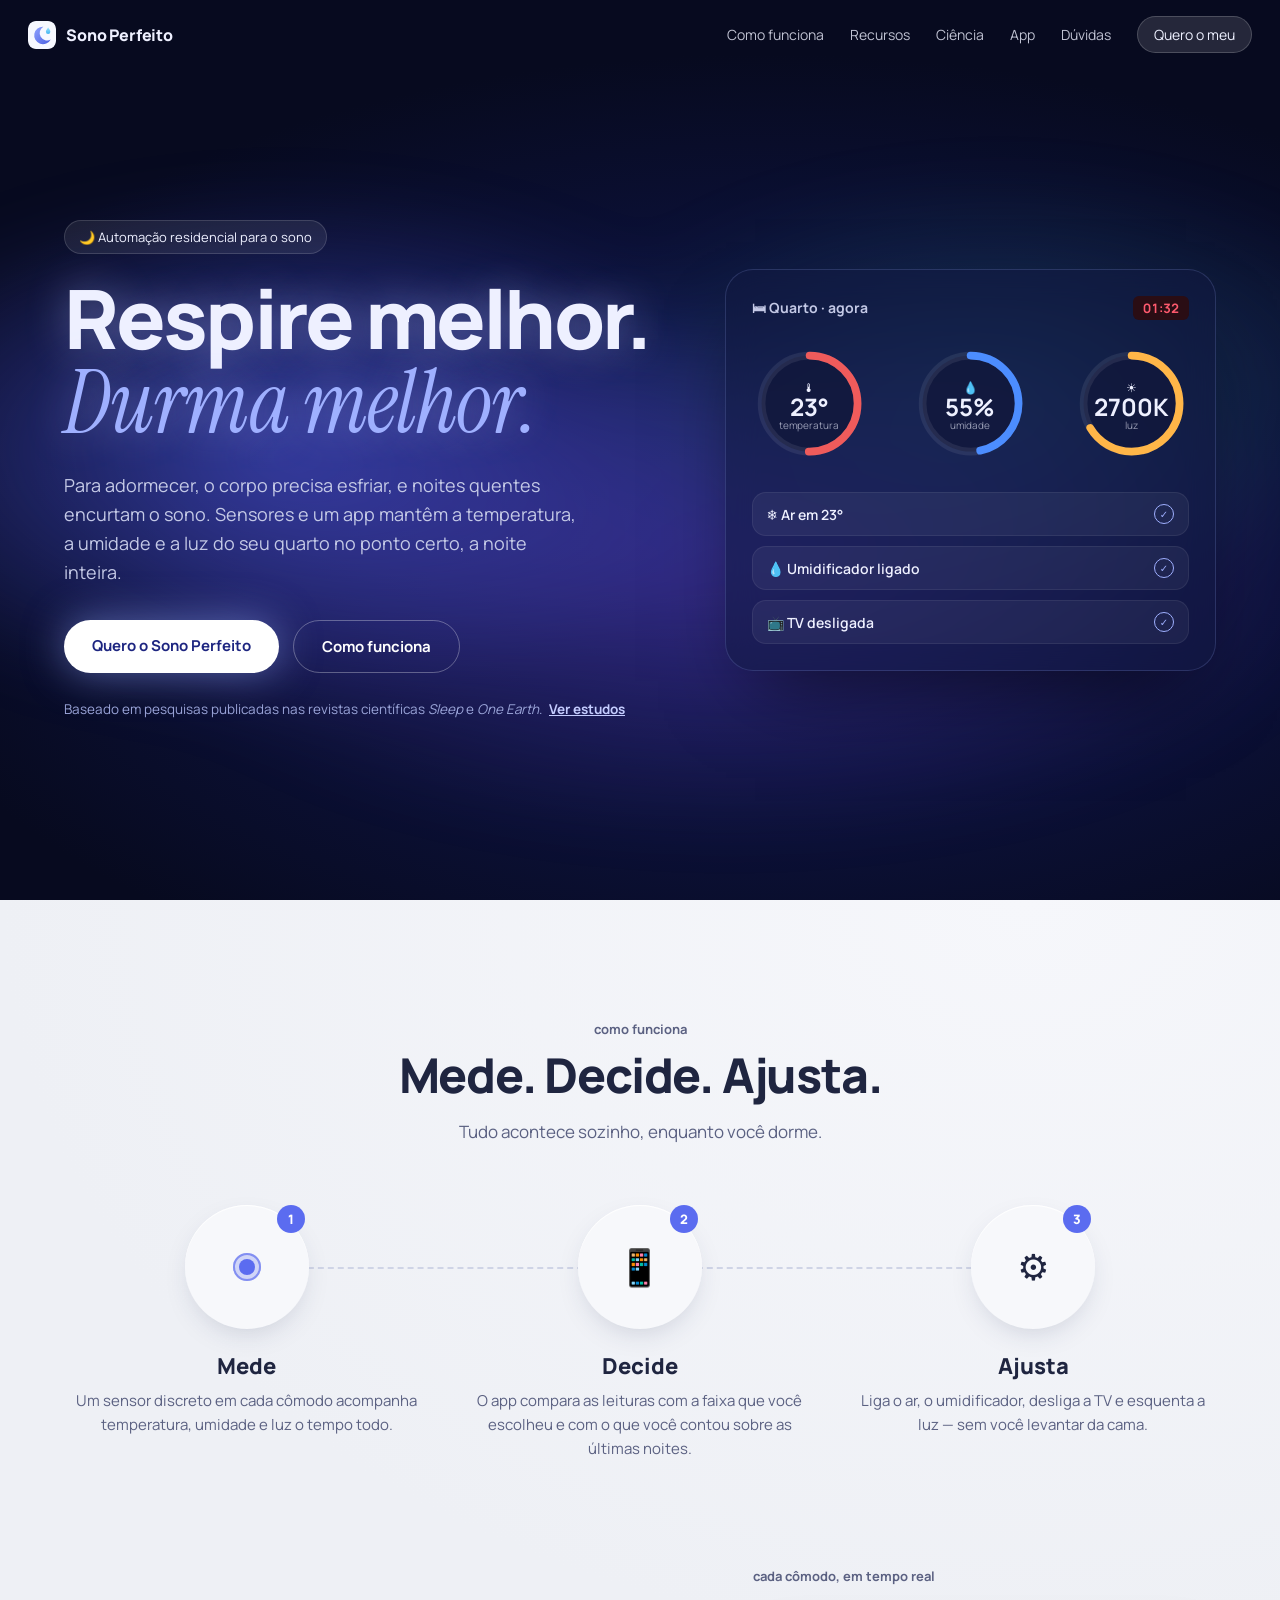
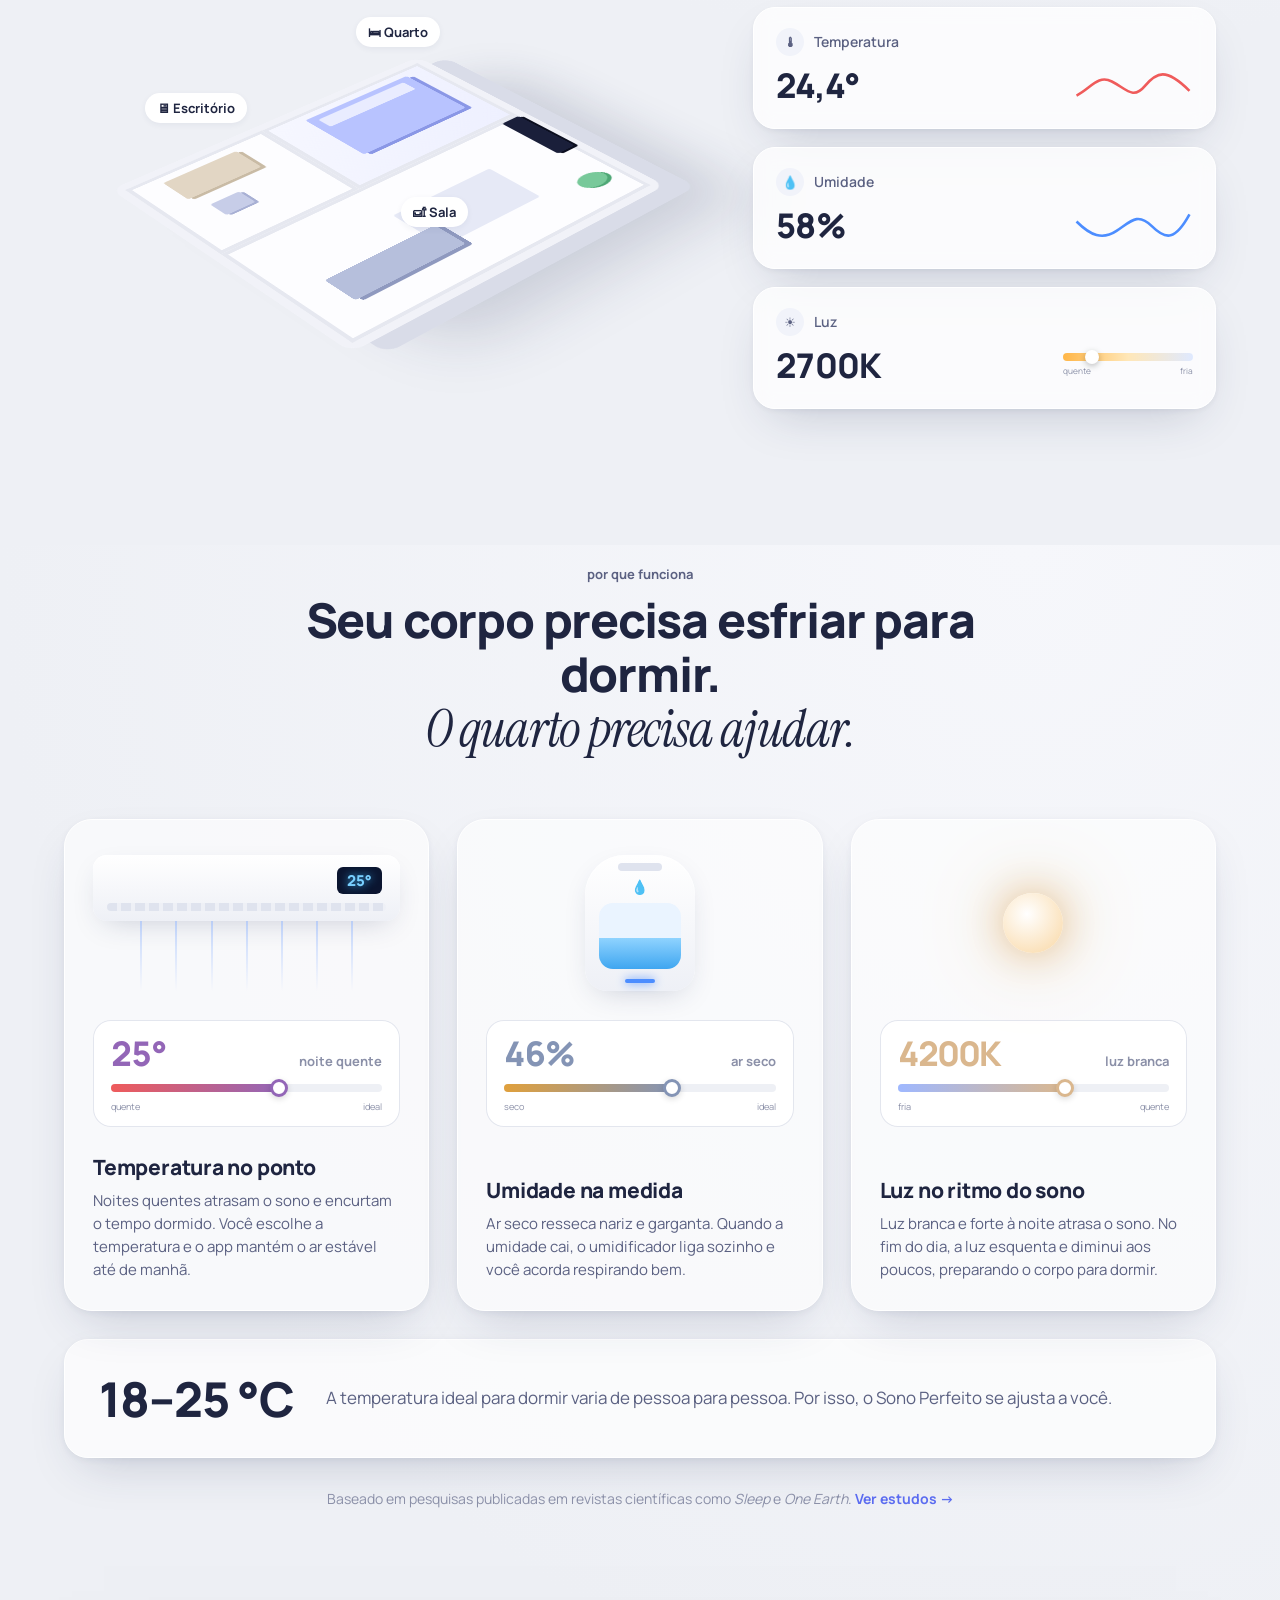
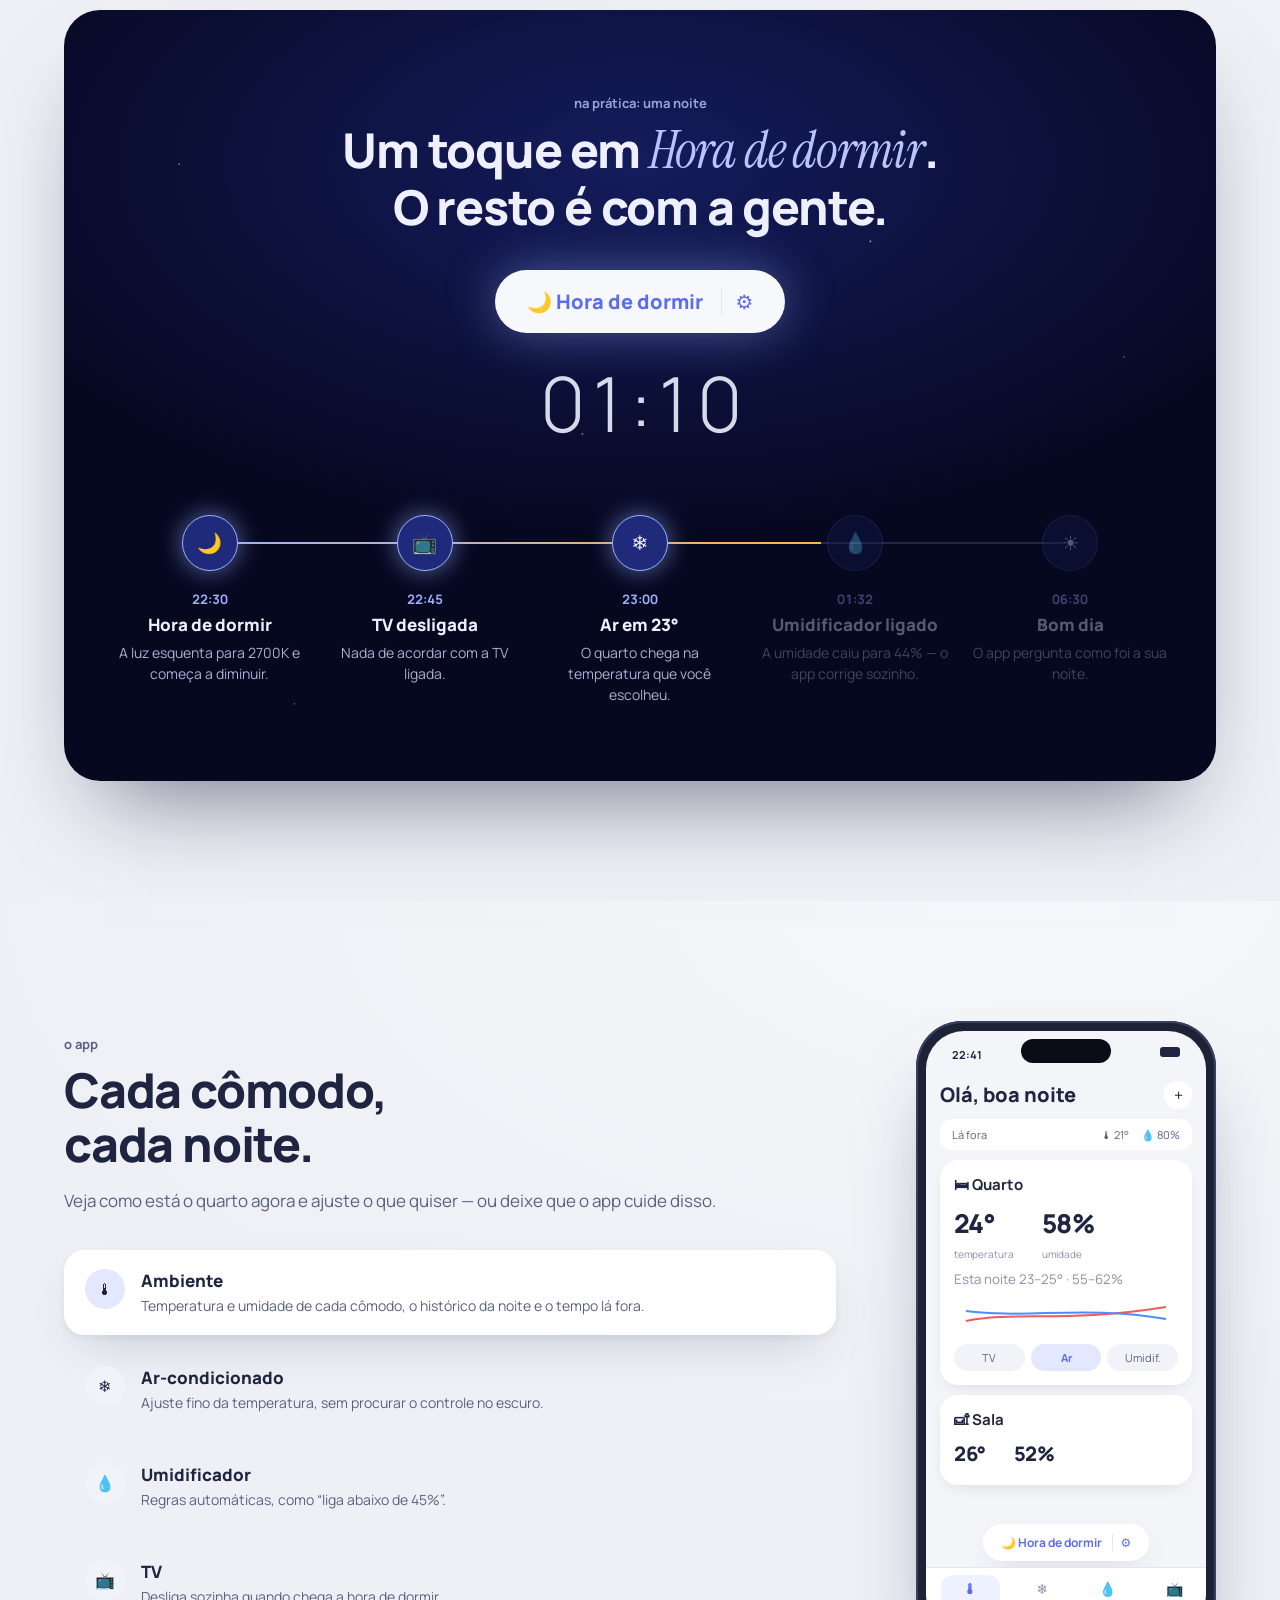
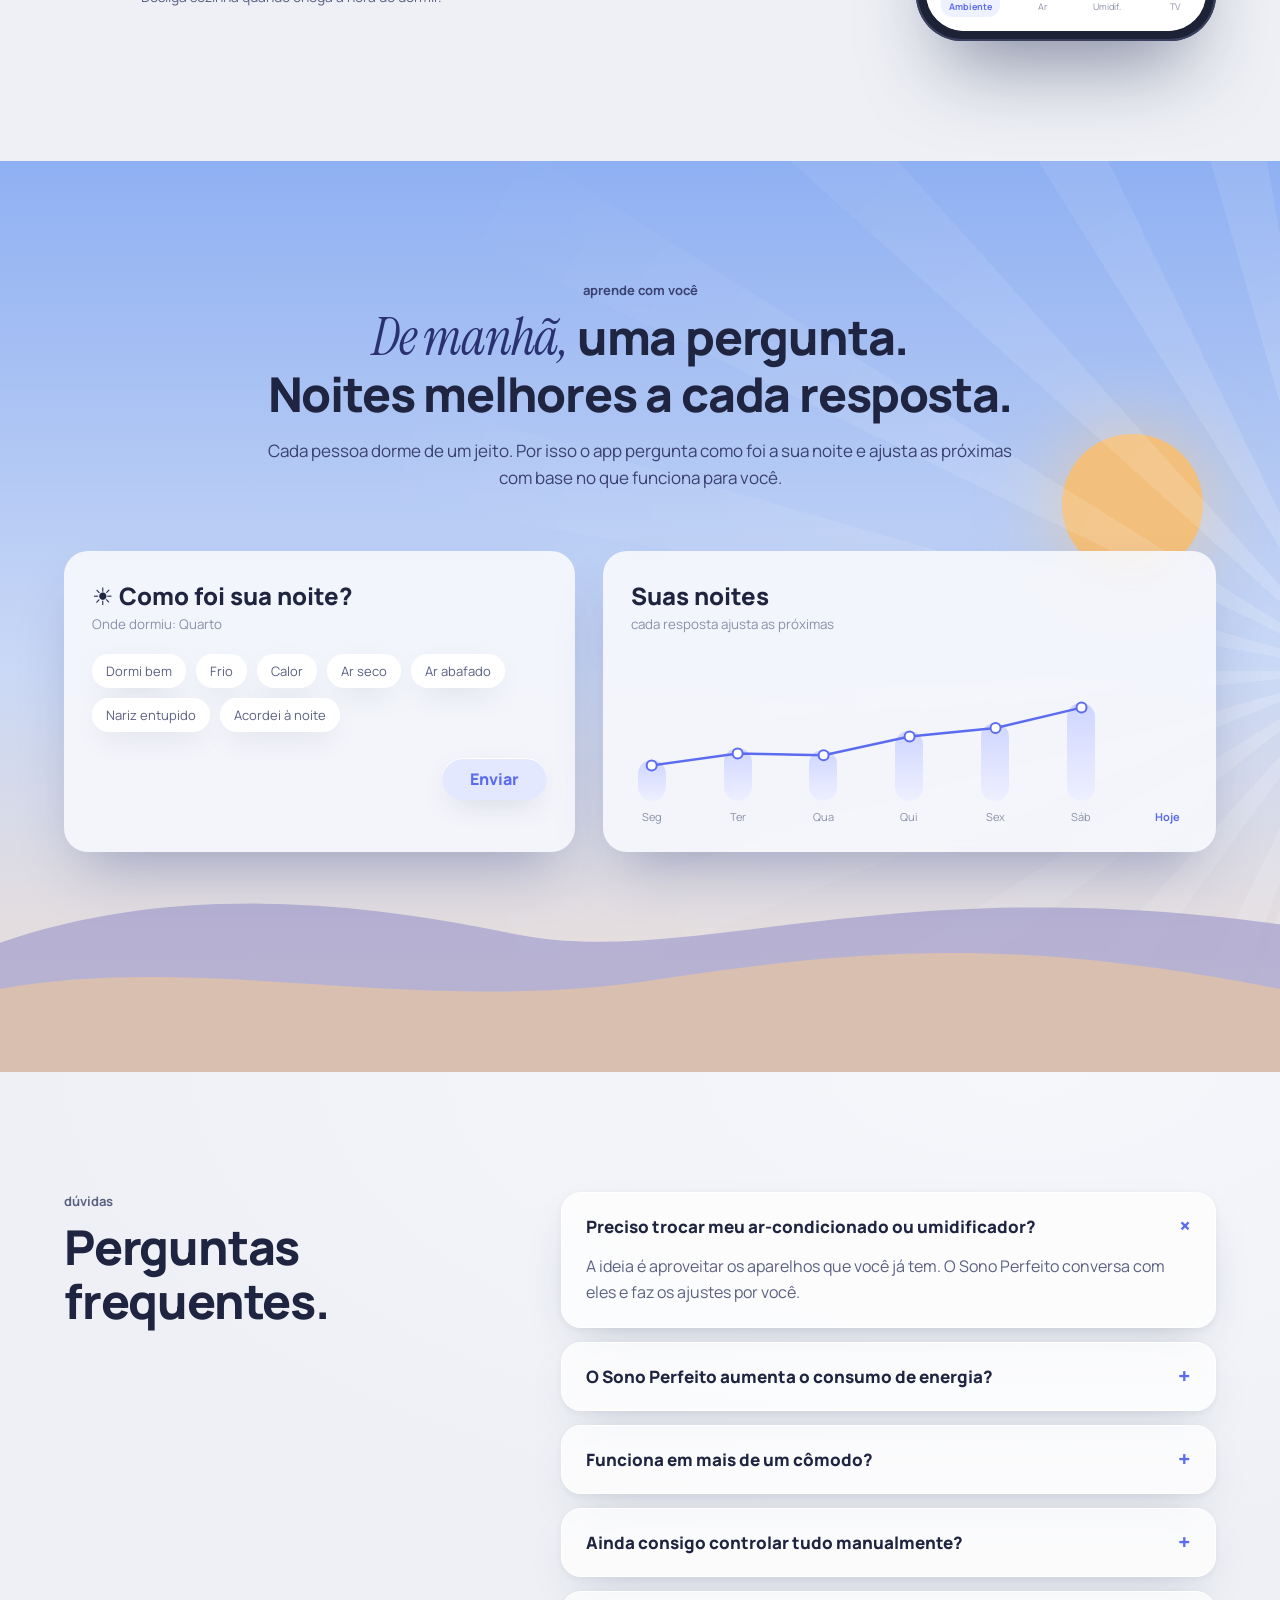
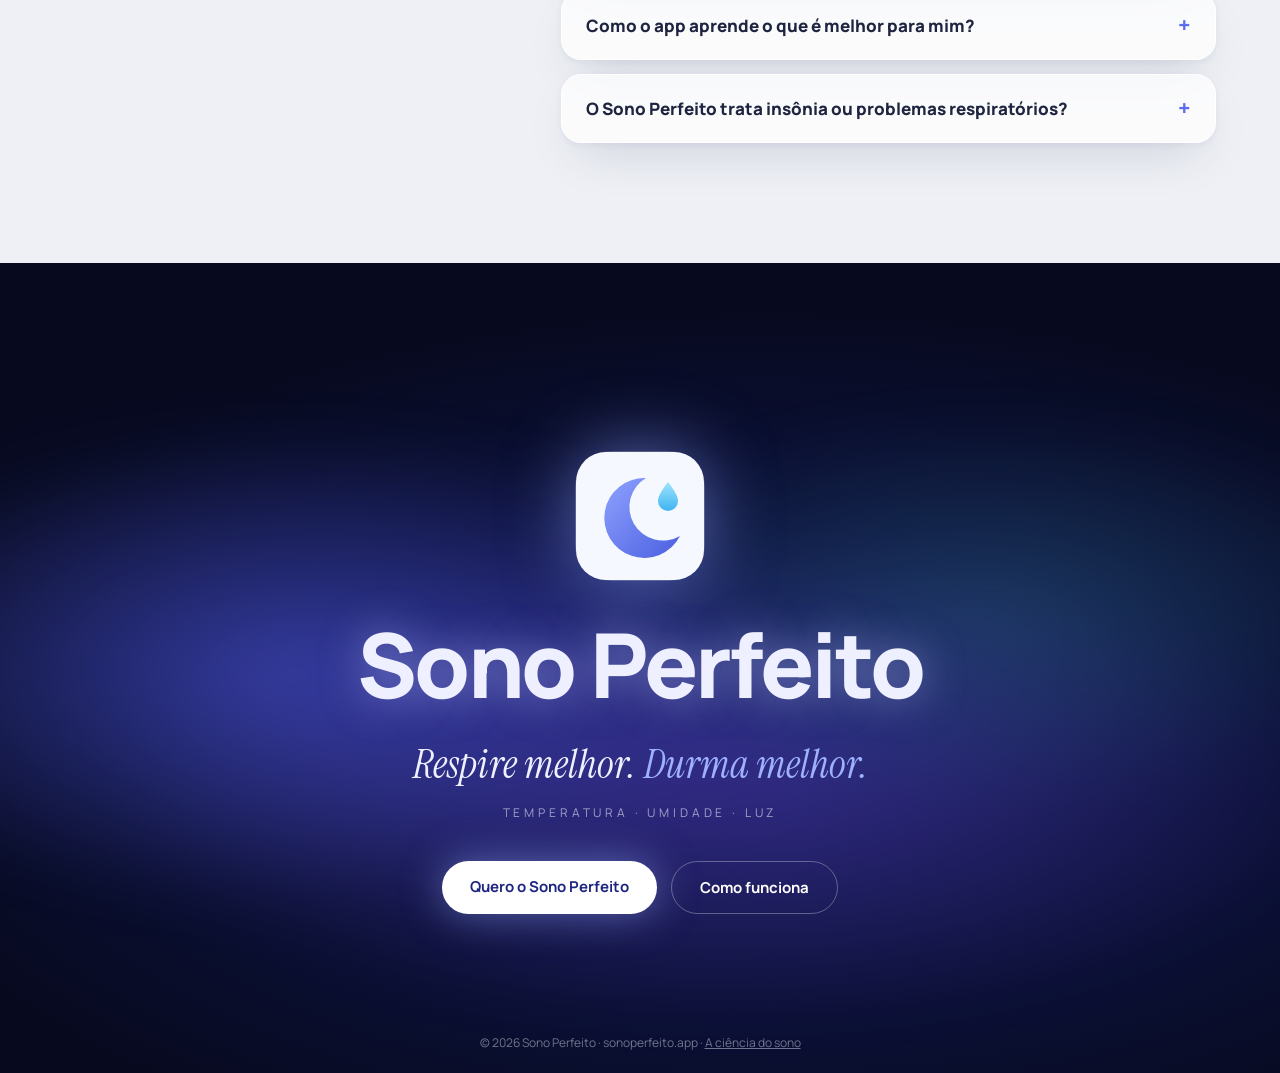
<file: index.html>
<!doctype html>
<html lang="pt-BR">
<head>
<meta charset="utf-8">
<meta name="viewport" content="width=device-width, initial-scale=1">
<title>Sono Perfeito — Respire melhor. Durma melhor.</title>
<meta name="description" content="Automação residencial para o seu sono: sensores e um app que ajustam temperatura, umidade e luz do quarto enquanto você dorme.">
<meta property="og:title" content="Sono Perfeito">
<meta property="og:description" content="Temperatura, umidade e luz no ritmo do seu sono.">
<meta property="og:url" content="https://sonoperfeito.app">
<meta name="theme-color" content="#070a1f">
<link rel="icon" href="icon.svg" type="image/svg+xml">
<link rel="preconnect" href="https://fonts.googleapis.com">
<link rel="preconnect" href="https://fonts.gstatic.com" crossorigin>
<link href="https://fonts.googleapis.com/css2?family=Manrope:wght@400;500;600;700;800&family=Instrument+Serif:ital@0;1&display=swap" rel="stylesheet">
<link rel="stylesheet" href="style.css?v=11">
</head>
<body>

<header class="nav" id="nav">
  <a href="#top" class="brand"><img src="icon.svg" alt="" width="28" height="28"><span>Sono Perfeito</span></a>
  <nav>
    <a href="#como-funciona">Como funciona</a>
    <a href="#recursos">Recursos</a>
    <a href="ciencia.html">Ciência</a>
    <a href="#app">App</a>
    <a href="#duvidas">Dúvidas</a>
    <a href="https://wa.me/5568992088873?text=Ol%C3%A1!%20Quero%20mais%20informa%C3%A7%C3%B5es%20sobre%20o%20Sono%20Perfeito." class="nav-cta" target="_blank" rel="noopener" data-whatsapp>Quero o meu</a>
  </nav>
</header>

<main id="top">

  <!-- HERO -->
  <section class="s-dark aurora hero">
    <div class="wrap hero-grid">
      <div class="hero-copy reveal">
        <p class="pill-tag">🌙 Automação residencial para o sono</p>
        <h1>Respire melhor.<br><em>Durma melhor.</em></h1>
        <p class="hero-sub">Para adormecer, o corpo precisa esfriar, e noites quentes encurtam o sono. Sensores e um app mantêm a temperatura, a umidade e a luz do seu quarto no ponto certo, a noite inteira.</p>
        <div class="cta-row left">
          <a class="btn primary" href="https://wa.me/5568992088873?text=Ol%C3%A1!%20Quero%20mais%20informa%C3%A7%C3%B5es%20sobre%20o%20Sono%20Perfeito." target="_blank" rel="noopener" data-whatsapp>Quero o Sono Perfeito</a>
          <a class="btn ghost" href="#como-funciona">Como funciona</a>
        </div>
        <p class="hero-proof">Baseado em pesquisas publicadas nas revistas científicas <i>Sleep</i> e <i>One Earth</i>. <a href="ciencia.html">Ver estudos</a></p>
      </div>

      <div class="hero-panel reveal" aria-label="Exemplo do quarto monitorado">
        <div class="hp-head">
          <span>🛏 Quarto · agora</span>
          <span class="hp-clock" id="heroClock">01:32</span>
        </div>
        <div class="hp-gauges">
          <div class="gauge g-temp" data-val="23" data-suffix="°" data-pmin="10" data-pmax="32">
            <svg viewBox="0 0 120 120"><circle class="g-bg" cx="60" cy="60" r="50"/><circle class="g-fg" cx="60" cy="60" r="50"/></svg>
            <div class="g-val"><span class="g-ico">🌡</span><b>23°</b><small>temperatura</small></div>
          </div>
          <div class="gauge g-hum" data-val="55" data-suffix="%" data-pmin="0" data-pmax="100">
            <svg viewBox="0 0 120 120"><circle class="g-bg" cx="60" cy="60" r="50"/><circle class="g-fg" cx="60" cy="60" r="50"/></svg>
            <div class="g-val"><span class="g-ico">💧</span><b>55%</b><small>umidade</small></div>
          </div>
          <div class="gauge g-luz" data-val="2700" data-suffix="K" data-pmin="7000" data-pmax="1500">
            <svg viewBox="0 0 120 120"><circle class="g-bg" cx="60" cy="60" r="50"/><circle class="g-fg" cx="60" cy="60" r="50"/></svg>
            <div class="g-val"><span class="g-ico">☀</span><b>2700K</b><small>luz</small></div>
          </div>
        </div>
        <ul class="hp-status">
          <li>❄ Ar em 23° <i>✓</i></li>
          <li>💧 Umidificador ligado <i>✓</i></li>
          <li>📺 TV desligada <i>✓</i></li>
        </ul>
      </div>
    </div>
  </section>

  <!-- COMO FUNCIONA -->
  <section class="s-light" id="como-funciona">
    <div class="wrap">
      <div class="section-head reveal">
        <p class="eyebrow">como funciona</p>
        <h2>Mede. Decide. Ajusta.</h2>
        <p class="sub">Tudo acontece sozinho, enquanto você dorme.</p>
      </div>

      <ol class="steps">
        <li class="step reveal">
          <span class="step-n">1</span>
          <div class="step-ico"><span class="sensor static"></span></div>
          <h3>Mede</h3>
          <p>Um sensor discreto em cada cômodo acompanha temperatura, umidade e luz o tempo todo.</p>
        </li>
        <li class="step reveal">
          <span class="step-n">2</span>
          <div class="step-ico">📱</div>
          <h3>Decide</h3>
          <p>O app compara as leituras com a faixa que você escolheu e com o que você contou sobre as últimas noites.</p>
        </li>
        <li class="step reveal">
          <span class="step-n">3</span>
          <div class="step-ico">⚙</div>
          <h3>Ajusta</h3>
          <p>Liga o ar, o umidificador, desliga a TV e esquenta a luz — sem você levantar da cama.</p>
        </li>
      </ol>

      <div class="house-stage">
        <div class="iso-wrap reveal">
          <div class="iso">
            <div class="iso-floor">
              <div class="iso-room r-office"><div class="furn desk"></div><div class="furn chair"></div><span class="sensor"></span></div>
              <div class="iso-room r-bed"><div class="furn bed"><i></i></div><span class="sensor"></span></div>
              <div class="iso-room r-living"><div class="furn sofa"></div><div class="furn rug"></div><div class="furn tv"></div><div class="furn plant"></div><span class="sensor"></span></div>
            </div>
          </div>
          <span class="iso-tag tag-office">🖥 Escritório</span>
          <span class="iso-tag tag-bed">🛏 Quarto</span>
          <span class="iso-tag tag-living">🛋 Sala</span>
        </div>
        <div class="metric-cards">
          <p class="eyebrow left">cada cômodo, em tempo real</p>
          <div class="mcard reveal">
            <div class="mc-top"><span class="ic">🌡</span>Temperatura</div>
            <div class="mc-row"><b data-live="temp">24,4°</b>
              <svg viewBox="0 0 100 34" class="spark"><path d="M2 26 C14 20 20 8 32 14 S50 30 60 18 S78 2 98 22" stroke="#ef5b5b"/></svg></div>
          </div>
          <div class="mcard reveal">
            <div class="mc-top"><span class="ic">💧</span>Umidade</div>
            <div class="mc-row"><b data-live="hum">58%</b>
              <svg viewBox="0 0 100 34" class="spark"><path d="M2 14 C14 26 24 30 36 22 S54 6 66 18 S86 30 98 8" stroke="#4c8dff"/></svg></div>
          </div>
          <div class="mcard reveal">
            <div class="mc-top"><span class="ic">☀</span>Luz</div>
            <div class="mc-row"><b>2700K</b>
              <div class="kbar"><div class="ktrack"><span style="left:22%"></span></div><div class="klab"><small>quente</small><small>fria</small></div></div></div>
          </div>
        </div>
      </div>

    </div>
  </section>

  <!-- PROBLEMA E SOLUÇÃO -->
  <section class="s-light s-tight" id="recursos">
    <div class="wrap">
      <div class="section-head reveal">
        <p class="eyebrow">por que funciona</p>
        <h2>Seu corpo precisa esfriar para dormir.<br><em>O quarto precisa ajudar.</em></h2>
      </div>
      <div class="devices">
        <div class="dev reveal">
          <div class="dev-visual">
            <div class="ac-unit"><div class="ac-display">29°</div><div class="ac-vent"></div></div>
            <div class="airflow"><i></i><i></i><i></i><i></i><i></i><i></i><i></i></div>
          </div>
          <div class="meter" data-kind="temp" data-from="29" data-to="23" data-unit="°">
            <div class="m-head"><b class="m-val">29°</b><span class="m-label" data-bad="noite quente" data-good="no ponto">noite quente</span></div>
            <div class="m-track"><span class="m-fill"></span><span class="m-dot"></span></div>
            <div class="m-scale"><small>quente</small><small>ideal</small></div>
          </div>
          <h3>Temperatura no ponto</h3>
          <p>Noites quentes atrasam o sono e encurtam o tempo dormido. Você escolhe a temperatura e o app mantém o ar estável até de manhã.</p>
        </div>
        <div class="dev reveal">
          <div class="dev-visual">
            <div class="humidifier"><div class="h-top"></div><div class="h-drop">💧</div><div class="h-tank"><div class="h-water"></div></div><div class="h-led"></div></div>
          </div>
          <div class="meter" data-kind="hum" data-from="32" data-to="55" data-unit="%">
            <div class="m-head"><b class="m-val">32%</b><span class="m-label" data-bad="ar seco" data-good="na medida">ar seco</span></div>
            <div class="m-track"><span class="m-fill"></span><span class="m-dot"></span></div>
            <div class="m-scale"><small>seco</small><small>ideal</small></div>
          </div>
          <h3>Umidade na medida</h3>
          <p>Ar seco resseca nariz e garganta. Quando a umidade cai, o umidificador liga sozinho e você acorda respirando bem.</p>
        </div>
        <div class="dev reveal">
          <div class="dev-visual">
            <div class="lamp"><div class="bulb"></div></div>
          </div>
          <div class="meter" data-kind="luz" data-from="6500" data-to="2700" data-unit="K">
            <div class="m-head"><b class="m-val">6500K</b><span class="m-label" data-bad="luz branca" data-good="luz quente">luz branca</span></div>
            <div class="m-track"><span class="m-fill"></span><span class="m-dot"></span></div>
            <div class="m-scale"><small>fria</small><small>quente</small></div>
          </div>
          <h3>Luz no ritmo do sono</h3>
          <p>Luz branca e forte à noite atrasa o sono. No fim do dia, a luz esquenta e diminui aos poucos, preparando o corpo para dormir.</p>
        </div>
      </div>

      <div class="sci-stat reveal">
        <b>18–25 °C</b>
        <p>A temperatura ideal para dormir varia de pessoa para pessoa. Por isso, o Sono Perfeito se ajusta a você.</p>
      </div>
      <p class="sci-more reveal">Baseado em pesquisas publicadas em revistas científicas como <i>Sleep</i> e <i>One Earth</i>. <a href="ciencia.html">Ver estudos →</a></p>

      <div class="night-panel" id="uma-noite">
        <div class="stars" aria-hidden="true"></div>
        <div class="section-head dark reveal">
          <p class="eyebrow">na prática: uma noite</p>
          <h2>Um toque em <em>Hora de dormir</em>.<br>O resto é com a gente.</h2>
        </div>
        <div class="night-ctrl reveal">
          <button class="bedtime-big" id="bedtimeBtn">🌙 Hora de dormir <span>⚙</span></button>
          <div class="night-clock" id="nightClock" aria-live="polite">22:30</div>
        </div>
        <ol class="timeline" id="timeline">
          <li data-t="22:30"><span class="tl-dot">🌙</span><b>22:30</b><h3>Hora de dormir</h3><p>A luz esquenta para 2700K e começa a diminuir.</p></li>
          <li data-t="22:45"><span class="tl-dot">📺</span><b>22:45</b><h3>TV desligada</h3><p>Nada de acordar com a TV ligada.</p></li>
          <li data-t="23:00"><span class="tl-dot">❄</span><b>23:00</b><h3>Ar em 23°</h3><p>O quarto chega na temperatura que você escolheu.</p></li>
          <li data-t="01:32"><span class="tl-dot">💧</span><b>01:32</b><h3>Umidificador ligado</h3><p>A umidade caiu para 44% — o app corrige sozinho.</p></li>
          <li data-t="06:30"><span class="tl-dot">☀</span><b>06:30</b><h3>Bom dia</h3><p>O app pergunta como foi a sua noite.</p></li>
        </ol>
      </div>
    </div>
  </section>

  <!-- APP -->
  <section class="s-light" id="app">
    <div class="wrap app-grid">
      <div>
        <div class="section-head left reveal">
          <p class="eyebrow">o app</p>
          <h2>Cada cômodo,<br>cada noite.</h2>
          <p class="sub">Veja como está o quarto agora e ajuste o que quiser — ou deixe que o app cuide disso.</p>
        </div>
        <div class="feature-list" role="tablist">
          <button class="feat on" data-go="home" role="tab"><span class="ic">🌡</span><div><b>Ambiente</b><small>Temperatura e umidade de cada cômodo, o histórico da noite e o tempo lá fora.</small></div></button>
          <button class="feat" data-go="ac" role="tab"><span class="ic">❄</span><div><b>Ar-condicionado</b><small>Ajuste fino da temperatura, sem procurar o controle no escuro.</small></div></button>
          <button class="feat" data-go="hum" role="tab"><span class="ic">💧</span><div><b>Umidificador</b><small>Regras automáticas, como “liga abaixo de 45%”.</small></div></button>
          <button class="feat" data-go="tv" role="tab"><span class="ic">📺</span><div><b>TV</b><small>Desliga sozinha quando chega a hora de dormir.</small></div></button>
        </div>
      </div>

      <div class="phone reveal" id="phone">
        <div class="notch"></div>
        <div class="screen" data-screen="home">
          <div class="sb"><span>22:41</span><span class="bat"></span></div>

          <div class="scr scr-home">
            <div class="hello"><h3>Olá, boa noite</h3><button class="plus" aria-label="Adicionar cômodo">+</button></div>
            <div class="outside"><span>Lá fora</span><span>🌡 21°</span><span>💧 80%</span></div>
            <div class="pcard">
              <div class="pc-title">🛏 Quarto</div>
              <div class="pair"><div><b>24°</b><small>temperatura</small></div><div><b>58%</b><small>umidade</small></div></div>
              <small class="muted">Esta noite 23–25° · 55–62%</small>
              <svg viewBox="0 0 200 36" class="mini-chart"><path d="M0 26 C50 16 100 28 200 12" stroke="#ef5b5b"/><path d="M0 16 C60 24 120 10 200 24" stroke="#4c8dff"/></svg>
              <div class="seg"><button data-go="tv">TV</button><button data-go="ac" class="on">Ar</button><button data-go="hum">Umidif.</button></div>
            </div>
            <div class="pcard small"><div class="pc-title">🛋 Sala</div><div class="pair"><div><b>26°</b></div><div><b>52%</b></div></div></div>
            <a class="bed-btn" href="#uma-noite">🌙 Hora de dormir <span>⚙</span></a>
          </div>

          <div class="scr scr-ac">
            <button class="back" data-go="home">← Quarto</button>
            <div class="pcard center">
              <p class="state">Ligado · Frio</p>
              <div class="dial">
                <button class="dbtn" data-ac="-1" aria-label="Diminuir">−</button>
                <div class="dial-ring"><span>❄</span><b id="acVal">23°</b></div>
                <button class="dbtn" data-ac="1" aria-label="Aumentar">+</button>
              </div>
              <small class="muted">No ambiente: 24,7° · 41%</small>
              <button class="pill">⏻ Desligar</button>
            </div>
          </div>

          <div class="scr scr-hum">
            <button class="back" data-go="home">← Quarto</button>
            <div class="pcard center">
              <p class="state">Ligado</p>
              <div class="hum-ring"><span>💧</span><b id="humVal">41%</b></div>
              <small class="muted">umidade no ambiente<br>Consumindo 24 W</small>
            </div>
            <div class="pcard rule">
              <div><b>Liga abaixo de 45%</b><small>regra automática</small></div>
              <button class="switch on" id="humRule" role="switch" aria-checked="true" aria-label="Regra automática"></button>
            </div>
          </div>

          <div class="scr scr-tv">
            <button class="back" data-go="home">← Quarto</button>
            <div class="pcard center">
              <p class="state">TV do quarto</p>
              <div class="hum-ring tv"><span>📺</span><b>Desliga</b></div>
              <small class="muted">automaticamente na<br>hora de dormir</small>
            </div>
          </div>

          <div class="tabbar">
            <button data-go="home" class="on"><i>🌡</i>Ambiente</button>
            <button data-go="ac"><i>❄</i>Ar</button>
            <button data-go="hum"><i>💧</i>Umidif.</button>
            <button data-go="tv"><i>📺</i>TV</button>
          </div>
        </div>
      </div>
    </div>
  </section>

  <!-- APRENDE -->
  <section class="s-morning" id="aprende">
    <div class="sun"></div>
    <div class="rays"></div>
    <svg class="dunes" viewBox="0 0 1600 260" preserveAspectRatio="none" aria-hidden="true">
      <path d="M0 120 C200 60 420 70 640 110 S1100 40 1600 100 V260 H0Z" fill="#a7a3cf" opacity=".75"/>
      <path d="M0 170 C260 130 520 200 820 160 S1300 120 1600 170 V260 H0Z" fill="#d9bfb0"/>
    </svg>
    <div class="wrap">
      <div class="section-head reveal">
        <p class="eyebrow">aprende com você</p>
        <h2><em>De manhã,</em> uma pergunta.<br>Noites melhores a cada resposta.</h2>
        <p class="sub dark-ink">Cada pessoa dorme de um jeito. Por isso o app pergunta como foi a sua noite e ajusta as próximas com base no que funciona para você.</p>
      </div>
      <div class="learn-grid">
        <div class="fb-card reveal" id="fbCard">
          <h3>☀ Como foi sua noite?</h3>
          <small class="muted">Onde dormiu: Quarto</small>
          <div class="chips" id="chips">
            <button>Dormi bem</button><button>Frio</button><button>Calor</button><button>Ar seco</button>
            <button>Ar abafado</button><button>Nariz entupido</button><button>Acordei à noite</button>
          </div>
          <div class="fb-actions"><span class="fb-done" id="fbDone">✓ Resposta registrada</span><button class="send" id="fbSend">Enviar</button></div>
        </div>
        <div class="fb-card reveal">
          <h3>Suas noites</h3>
          <small class="muted">cada resposta ajusta as próximas</small>
          <div class="week" id="week"></div>
        </div>
      </div>
    </div>
  </section>

  <!-- DÚVIDAS -->
  <section class="s-light" id="duvidas">
    <div class="wrap faq-wrap">
      <div class="section-head left reveal">
        <p class="eyebrow">dúvidas</p>
        <h2>Perguntas<br>frequentes.</h2>
      </div>
      <div class="faq">
        <details class="reveal" open>
          <summary>Preciso trocar meu ar-condicionado ou umidificador?</summary>
          <p>A ideia é aproveitar os aparelhos que você já tem. O Sono Perfeito conversa com eles e faz os ajustes por você.</p>
        </details>
        <details class="reveal">
          <summary>O Sono Perfeito aumenta o consumo de energia?</summary>
          <p>Os sensores consomem muito pouco. Na prática, a automação ajuda a evitar desperdício: mantém o ar-condicionado na temperatura que você escolheu, em vez de deixá-lo gelando o quarto a noite toda, e desliga a TV e as luzes esquecidas. O consumo final depende de como você já usa o ar-condicionado hoje.</p>
        </details>
        <details class="reveal">
          <summary>Funciona em mais de um cômodo?</summary>
          <p>Sim. Cada cômodo tem o seu sensor e aparece separado no app — quarto, sala, escritório.</p>
        </details>
        <details class="reveal">
          <summary>Ainda consigo controlar tudo manualmente?</summary>
          <p>Sim. Você pode ajustar a temperatura, ligar ou desligar o umidificador e a TV pelo app a qualquer momento.</p>
        </details>
        <details class="reveal">
          <summary>Como o app aprende o que é melhor para mim?</summary>
          <p>Toda manhã ele pergunta como foi sua noite. Suas respostas — frio, calor, ar seco — ajustam as configurações das próximas noites.</p>
        </details>
        <details class="reveal">
          <summary>O Sono Perfeito trata insônia ou problemas respiratórios?</summary>
          <p>Não. Ele deixa o ambiente do quarto mais favorável ao sono, com luz, temperatura e umidade adequadas, mas não é um tratamento. Se a dificuldade para dormir continuar, procure um médico.</p>
        </details>
      </div>
    </div>
  </section>

  <!-- CTA -->
  <section class="s-dark s-final aurora" id="contato">
    <div class="brand-block reveal">
      <div class="app-icon"><img src="icon.svg" alt="Ícone do app Sono Perfeito"></div>
      <h2 class="final-name">Sono Perfeito</h2>
      <p class="tagline"><em>Respire melhor.</em> <em class="blue">Durma melhor.</em></p>
      <p class="kicker">Temperatura · Umidade · Luz</p>
      <div class="cta-row">
        <a class="btn primary" href="https://wa.me/5568992088873?text=Ol%C3%A1!%20Quero%20mais%20informa%C3%A7%C3%B5es%20sobre%20o%20Sono%20Perfeito." id="ctaMain" target="_blank" rel="noopener" data-whatsapp>Quero o Sono Perfeito</a>
        <a class="btn ghost" href="#como-funciona">Como funciona</a>
      </div>
    </div>
    <footer class="foot">© <span id="yr"></span> Sono Perfeito · sonoperfeito.app · <a href="ciencia.html">A ciência do sono</a></footer>
  </section>
</main>

<script src="script.js?v=11"></script>
<script src="whatsapp.js?v=3"></script>
</body>
</html>
</file>
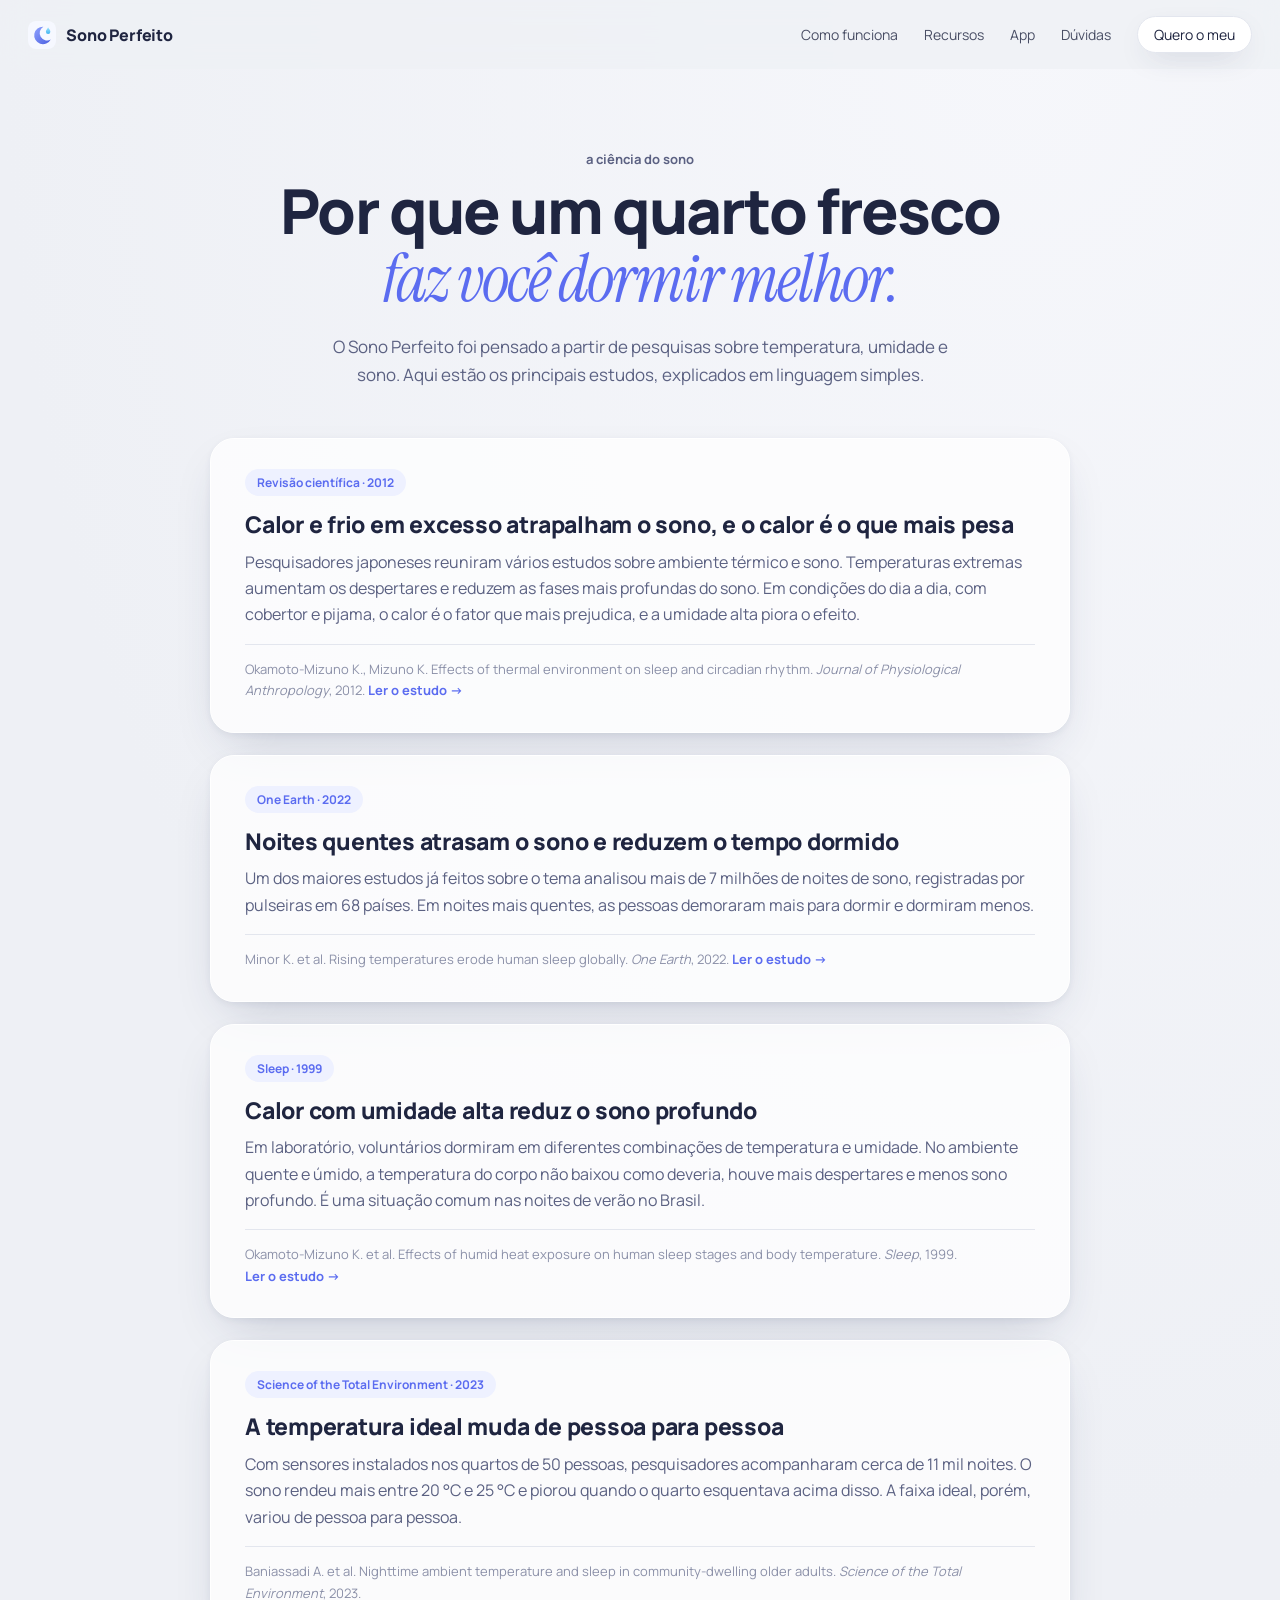
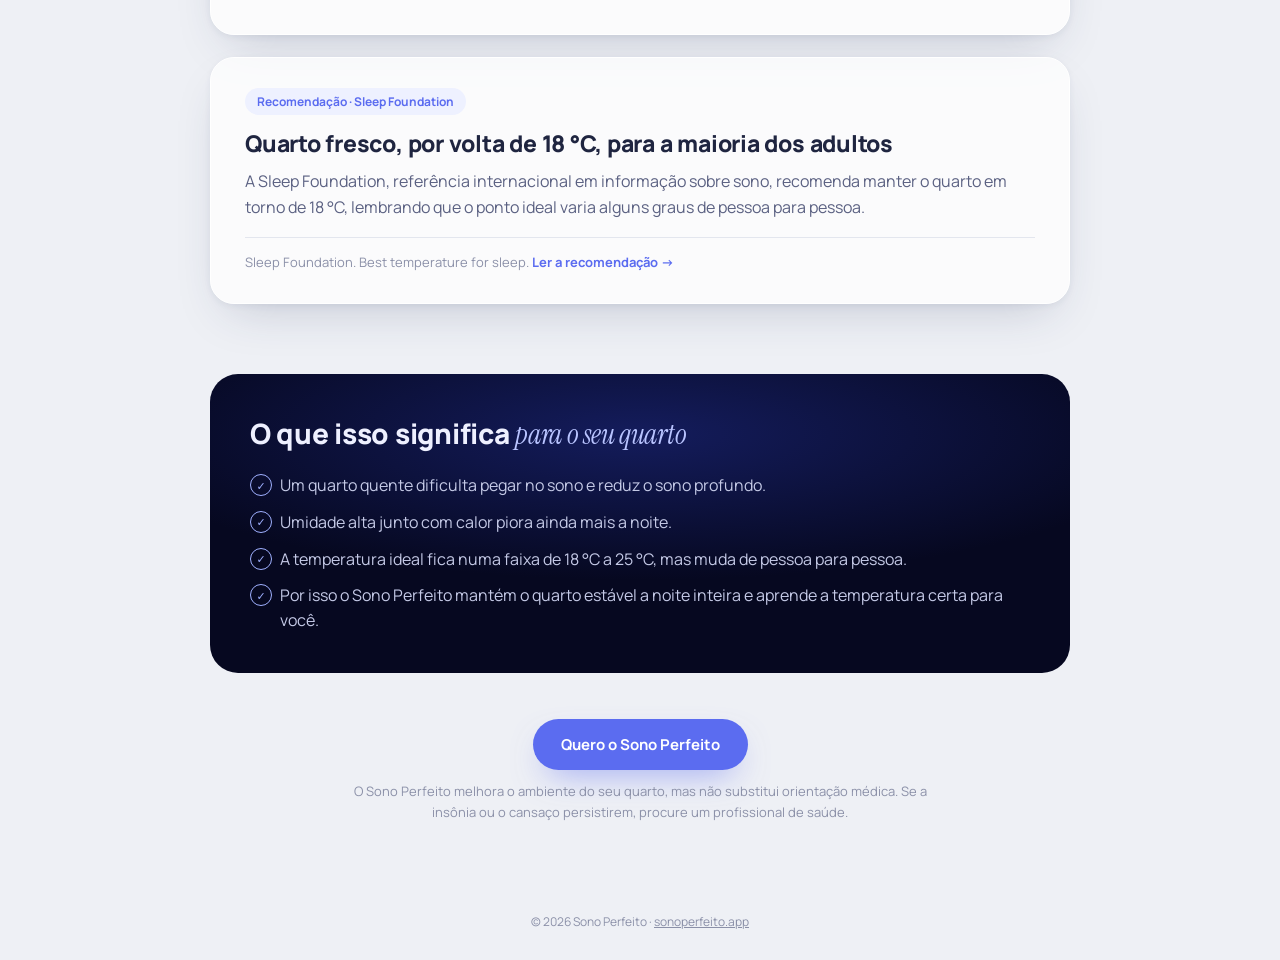
<file: ciencia.html>
<!doctype html>
<html lang="pt-BR">
<head>
<meta charset="utf-8">
<meta name="viewport" content="width=device-width, initial-scale=1">
<title>A ciência do sono — Sono Perfeito</title>
<meta name="description" content="Os estudos científicos que mostram como a temperatura e a umidade do quarto afetam a qualidade do sono.">
<meta property="og:title" content="A ciência do sono — Sono Perfeito">
<meta property="og:url" content="https://sonoperfeito.app/ciencia">
<meta name="theme-color" content="#eef0f5">
<link rel="icon" href="icon.svg" type="image/svg+xml">
<link rel="preconnect" href="https://fonts.googleapis.com">
<link rel="preconnect" href="https://fonts.gstatic.com" crossorigin>
<link href="https://fonts.googleapis.com/css2?family=Manrope:wght@400;500;600;700;800&family=Instrument+Serif:ital@0;1&display=swap" rel="stylesheet">
<link rel="stylesheet" href="style.css?v=11">
</head>
<body class="page-sci">

<header class="nav">
  <a href="index.html" class="brand"><img src="icon.svg" alt="" width="28" height="28"><span>Sono Perfeito</span></a>
  <nav>
    <a href="index.html#como-funciona">Como funciona</a>
    <a href="index.html#recursos">Recursos</a>
    <a href="index.html#app">App</a>
    <a href="index.html#duvidas">Dúvidas</a>
    <a href="https://wa.me/5568992088873?text=Ol%C3%A1!%20Quero%20mais%20informa%C3%A7%C3%B5es%20sobre%20o%20Sono%20Perfeito." class="nav-cta" target="_blank" rel="noopener" data-whatsapp>Quero o meu</a>
  </nav>
</header>

<main class="wrap">
  <section class="sci-hero">
    <p class="eyebrow">a ciência do sono</p>
    <h1>Por que um quarto fresco<br><em>faz você dormir melhor.</em></h1>
    <p class="sub">O Sono Perfeito foi pensado a partir de pesquisas sobre temperatura, umidade e sono. Aqui estão os principais estudos, explicados em linguagem simples.</p>
  </section>

  <section class="studies">
    <article class="study">
      <span class="tag">Revisão científica · 2012</span>
      <h2>Calor e frio em excesso atrapalham o sono, e o calor é o que mais pesa</h2>
      <p>Pesquisadores japoneses reuniram vários estudos sobre ambiente térmico e sono. Temperaturas extremas aumentam os despertares e reduzem as fases mais profundas do sono. Em condições do dia a dia, com cobertor e pijama, o calor é o fator que mais prejudica, e a umidade alta piora o efeito.</p>
      <p class="ref">Okamoto-Mizuno K., Mizuno K. Effects of thermal environment on sleep and circadian rhythm. <i>Journal of Physiological Anthropology</i>, 2012. <a href="https://pmc.ncbi.nlm.nih.gov/articles/PMC3427038/" target="_blank" rel="noopener">Ler o estudo →</a></p>
    </article>


    <article class="study">
      <span class="tag">One Earth · 2022</span>
      <h2>Noites quentes atrasam o sono e reduzem o tempo dormido</h2>
      <p>Um dos maiores estudos já feitos sobre o tema analisou mais de 7 milhões de noites de sono, registradas por pulseiras em 68 países. Em noites mais quentes, as pessoas demoraram mais para dormir e dormiram menos.</p>
      <p class="ref">Minor K. et al. Rising temperatures erode human sleep globally. <i>One Earth</i>, 2022. <a href="https://doi.org/10.1016/j.oneear.2022.04.008" target="_blank" rel="noopener">Ler o estudo →</a></p>
    </article>

    <article class="study">
      <span class="tag">Sleep · 1999</span>
      <h2>Calor com umidade alta reduz o sono profundo</h2>
      <p>Em laboratório, voluntários dormiram em diferentes combinações de temperatura e umidade. No ambiente quente e úmido, a temperatura do corpo não baixou como deveria, houve mais despertares e menos sono profundo. É uma situação comum nas noites de verão no Brasil.</p>
      <p class="ref">Okamoto-Mizuno K. et al. Effects of humid heat exposure on human sleep stages and body temperature. <i>Sleep</i>, 1999. <a href="https://pubmed.ncbi.nlm.nih.gov/10505822/" target="_blank" rel="noopener">Ler o estudo →</a></p>
    </article>

    <article class="study">
      <span class="tag">Science of the Total Environment · 2023</span>
      <h2>A temperatura ideal muda de pessoa para pessoa</h2>
      <p>Com sensores instalados nos quartos de 50 pessoas, pesquisadores acompanharam cerca de 11 mil noites. O sono rendeu mais entre 20 °C e 25 °C e piorou quando o quarto esquentava acima disso. A faixa ideal, porém, variou de pessoa para pessoa.</p>
      <p class="ref">Baniassadi A. et al. Nighttime ambient temperature and sleep in community-dwelling older adults. <i>Science of the Total Environment</i>, 2023.</p>
    </article>

    <article class="study">
      <span class="tag">Recomendação · Sleep Foundation</span>
      <h2>Quarto fresco, por volta de 18 °C, para a maioria dos adultos</h2>
      <p>A Sleep Foundation, referência internacional em informação sobre sono, recomenda manter o quarto em torno de 18 °C, lembrando que o ponto ideal varia alguns graus de pessoa para pessoa.</p>
      <p class="ref">Sleep Foundation. Best temperature for sleep. <a href="https://www.sleepfoundation.org/bedroom-environment/best-temperature-for-sleep" target="_blank" rel="noopener">Ler a recomendação →</a></p>
    </article>
  </section>

  <section class="takeaway">
    <h2>O que isso significa <em>para o seu quarto</em></h2>
    <ul>
      <li>Um quarto quente dificulta pegar no sono e reduz o sono profundo.</li>
      <li>Umidade alta junto com calor piora ainda mais a noite.</li>
      <li>A temperatura ideal fica numa faixa de 18 °C a 25 °C, mas muda de pessoa para pessoa.</li>
      <li>Por isso o Sono Perfeito mantém o quarto estável a noite inteira e aprende a temperatura certa para você.</li>
    </ul>
  </section>

  <section class="sci-end">
    <a class="btn primary" href="https://wa.me/5568992088873?text=Ol%C3%A1!%20Quero%20mais%20informa%C3%A7%C3%B5es%20sobre%20o%20Sono%20Perfeito." target="_blank" rel="noopener" data-whatsapp>Quero o Sono Perfeito</a>
    <p class="note">O Sono Perfeito melhora o ambiente do seu quarto, mas não substitui orientação médica. Se a insônia ou o cansaço persistirem, procure um profissional de saúde.</p>
  </section>
</main>

<footer class="sci-foot">© 2026 Sono Perfeito · <a href="index.html">sonoperfeito.app</a></footer>

<script src="whatsapp.js?v=3"></script>
</body>
</html>
</file>
<file: style.css>
:root{
  --night:#070a1f; --night2:#0d1240; --indigo:#2a36a8; --moon:#eef0ff;
  --ink:#1f2540; --ink2:#5b6182; --muted:#8b90a8;
  --light:#eef0f5; --card:#f7f8fb; --line:#e3e6ee;
  --blue:#4c8dff; --red:#ef5b5b; --amber:#ffb648; --accent:#5b6cf0;
  --sans:"Manrope",system-ui,sans-serif; --serif:"Instrument Serif",Georgia,serif;
  --shadow:0 20px 50px -20px rgba(40,50,90,.25),0 2px 6px rgba(40,50,90,.06);
  --neu:inset 0 1px 0 #fff,0 10px 30px -12px rgba(40,50,90,.25);
  --glass:rgba(18,24,64,.55);
}
*{box-sizing:border-box;margin:0;padding:0}
html{scroll-behavior:smooth}
body{font-family:var(--sans);background:var(--night);color:var(--moon);-webkit-font-smoothing:antialiased;overflow-x:hidden}
button{font:inherit;cursor:pointer;border:0;background:none;color:inherit}
em{font-family:var(--serif);font-style:italic;font-weight:400}
.wrap{max-width:1200px;margin:0 auto;padding:0 24px;position:relative;z-index:2}
.muted{color:var(--muted)}
section{scroll-margin-top:60px}

/* nav */
.nav{position:fixed;inset:0 0 auto;z-index:50;display:flex;align-items:center;justify-content:space-between;padding:16px 28px;transition:background .4s,color .4s}
.nav.scrolled{background:rgba(7,10,31,.55);backdrop-filter:blur(14px)}
.nav.on-light{color:var(--ink);background:rgba(238,240,245,.75);backdrop-filter:blur(14px)}
.brand{display:flex;gap:10px;align-items:center;color:inherit;text-decoration:none;font-weight:800;letter-spacing:-.01em}
.brand img{border-radius:8px}
.nav nav{display:flex;gap:26px;align-items:center}
.nav nav a{color:inherit;text-decoration:none;font-size:14px;opacity:.8}
.nav nav a:hover{opacity:1}
.nav .nav-cta{opacity:1;padding:8px 16px;border-radius:99px;background:rgba(255,255,255,.12);border:1px solid rgba(255,255,255,.18)}
.nav.on-light .nav-cta{background:#fff;border-color:var(--line);box-shadow:var(--neu)}

.reveal{opacity:0;transform:translateY(24px);transition:opacity 1s ease,transform 1s ease}
.reveal.in{opacity:1;transform:none}

/* shared heads */
.eyebrow{font-size:13px;font-weight:700;color:var(--ink2);margin-bottom:10px}
.eyebrow.left{margin:0 0 4px}
.section-head{text-align:center;max-width:760px;margin:0 auto 60px}
.section-head.left{text-align:left;margin:0 0 36px}
.section-head h2{font-size:clamp(30px,4vw,48px);font-weight:800;letter-spacing:-.025em;line-height:1.12}
.section-head h2 em{font-size:1.08em}
.section-head.dark .eyebrow{color:#9aa4d8}
.section-head.dark h2 em{color:#b9c4ff}
.sub{color:var(--ink2);font-size:17px;line-height:1.6;margin-top:16px}

/* buttons */
.cta-row{display:flex;gap:14px;justify-content:center;flex-wrap:wrap;margin-top:40px}
.cta-row.left{justify-content:flex-start;margin-top:34px}
.btn{padding:15px 28px;border-radius:99px;text-decoration:none;font-weight:700;font-size:15px;transition:transform .2s,box-shadow .2s}
.btn:hover{transform:translateY(-2px)}
.btn.primary{background:#fff;color:#1d2580;box-shadow:0 0 40px rgba(150,170,255,.5)}
.btn.ghost{color:#fff;border:1px solid rgba(255,255,255,.3)}

/* ---------- dark base ---------- */
.s-dark{background:radial-gradient(120% 90% at 60% 60%,#121a5a 0%,var(--night) 60%);position:relative;overflow:hidden}
.aurora::before{content:"";position:absolute;inset:-20%;background:
  radial-gradient(40% 30% at 30% 50%,rgba(90,100,255,.5),transparent 70%),
  radial-gradient(35% 25% at 70% 45%,rgba(70,180,200,.22),transparent 70%),
  radial-gradient(50% 30% at 55% 60%,rgba(120,80,230,.32),transparent 70%);filter:blur(30px);animation:aur 14s ease-in-out infinite alternate}
@keyframes aur{to{transform:translate(4%,-3%) rotate(4deg)}}

/* ---------- hero ---------- */
.hero{min-height:100vh;display:flex;align-items:center;padding:120px 0 80px}
.hero-grid{display:grid;grid-template-columns:1.1fr .9fr;gap:60px;align-items:center;width:100%}
.pill-tag{display:inline-block;padding:7px 14px;border-radius:99px;background:rgba(255,255,255,.08);border:1px solid rgba(255,255,255,.14);font-size:13px;margin-bottom:24px}
.hero h1{font-size:clamp(46px,6.4vw,88px);font-weight:800;letter-spacing:-.035em;line-height:1;text-shadow:0 0 40px rgba(180,190,255,.45)}
.hero h1 em{color:#9fb0ff;font-size:1.06em;letter-spacing:-.01em}
.hero-sub{font-size:18px;line-height:1.6;color:#c4c9e6;max-width:520px;margin-top:24px}
.hero-proof{margin-top:26px;font-size:13.5px;color:#9aa4d8;line-height:1.5}
.hero-proof a{color:#c4ccff;font-weight:700;margin-left:4px}
.hero-panel{background:var(--glass);border:1px solid rgba(160,175,255,.18);border-radius:28px;padding:26px;backdrop-filter:blur(16px);box-shadow:0 40px 80px -30px rgba(0,0,0,.6)}
.hp-head{display:flex;justify-content:space-between;align-items:center;font-weight:700;font-size:14px;color:#c4c9e6}
.hp-clock{font-variant-numeric:tabular-nums;color:#ff5a6e;background:#2a0d14;padding:3px 10px;border-radius:6px;font-size:13px}
.hp-gauges{display:flex;justify-content:space-between;gap:12px;margin:26px 0}
.hp-status{list-style:none;display:grid;gap:10px}
.hp-status li{display:flex;justify-content:space-between;align-items:center;padding:11px 14px;border-radius:14px;background:rgba(255,255,255,.05);border:1px solid rgba(255,255,255,.07);font-size:14px;font-weight:600;opacity:0;transform:translateX(10px);transition:all .6s}
.hero-panel.in .hp-status li{opacity:1;transform:none}
.hero-panel.in .hp-status li:nth-child(2){transition-delay:.25s}
.hero-panel.in .hp-status li:nth-child(3){transition-delay:.5s}
.hp-status i{font-style:normal;width:20px;height:20px;border-radius:50%;display:grid;place-items:center;font-size:10px;border:1.5px solid #9fb0ff;color:#9fb0ff}

/* gauges */
.gauge{position:relative;width:clamp(92px,9vw,124px);aspect-ratio:1}
.gauge svg,.ring-stat svg{width:100%;height:100%;transform:rotate(-90deg)}
.g-bg{fill:rgba(18,24,60,.85);stroke:rgba(255,255,255,.08);stroke-width:8}
.g-fg{fill:none;stroke-width:8;stroke-linecap:round;stroke-dasharray:314;stroke-dashoffset:314;transition:stroke-dashoffset 1.6s ease}
.g-temp .g-fg{stroke:var(--red)} .g-hum .g-fg{stroke:var(--blue)} .g-luz .g-fg{stroke:var(--amber)}
.g-val{position:absolute;inset:0;display:grid;place-content:center;text-align:center;line-height:1.1}
.g-val b{font-size:clamp(18px,1.9vw,24px)} .g-val small{font-size:10px;opacity:.6} .g-ico{font-size:12px}

/* ---------- light ---------- */
.s-light{background:radial-gradient(80% 60% at 80% 0%,#f6f7fb,var(--light));color:var(--ink);padding:120px 0}
.s-tight{padding-top:20px}

/* steps */
.steps{list-style:none;display:grid;grid-template-columns:repeat(3,1fr);gap:28px;position:relative;margin-bottom:90px}
.steps::before{content:"";position:absolute;top:62px;left:16%;right:16%;border-top:2px dashed #cfd4e6}
.step{position:relative;text-align:center;padding:0 10px}
.step-n{position:absolute;top:0;left:50%;margin-left:30px;width:28px;height:28px;border-radius:50%;background:var(--accent);color:#fff;font-weight:800;font-size:13px;display:grid;place-items:center;z-index:2}
.step-ico{width:124px;height:124px;margin:0 auto 22px;border-radius:50%;background:#f7f8fb;box-shadow:var(--neu);display:grid;place-items:center;font-size:36px;position:relative}
.step h3{font-size:22px;font-weight:800}
.step p{color:var(--ink2);line-height:1.6;margin-top:8px;font-size:15px}

/* isometric house */
.house-stage{display:grid;grid-template-columns:1.4fr 1fr;gap:40px;align-items:center}
.iso-wrap{position:relative;aspect-ratio:1.35;max-width:640px;width:100%;margin:0 auto}
.iso{position:absolute;inset:0;display:grid;place-items:center;perspective:2000px}
.iso-floor{position:relative;width:62%;aspect-ratio:1.15;transform:rotateX(58deg) rotateZ(-42deg);transform-style:preserve-3d;
  background:#fdfdff;border-radius:6px;box-shadow:0 0 0 10px #f1f2f8,22px 22px 0 10px #d9dce8,60px 70px 80px rgba(40,50,90,.18);
  display:grid;grid-template-columns:44% 56%;grid-template-rows:45% 55%}
.iso-room{position:relative;transform-style:preserve-3d;border:5px solid #e6e8f0}
.r-office{grid-column:1;grid-row:1}
.r-bed{grid-column:2;grid-row:1;background:linear-gradient(135deg,#f6f7ff,#eef0ff)}
.r-living{grid-column:1/3;grid-row:2}
.furn{position:absolute;transform-style:preserve-3d;border-radius:3px}
.desk{left:12%;top:18%;width:56%;height:28%;background:#e2d6c4;box-shadow:4px 4px 0 #c9bba5;transform:translateZ(12px)}
.chair{left:22%;top:56%;width:22%;height:18%;background:#c7cde8;box-shadow:3px 3px 0 #a8b0d4;transform:translateZ(6px)}
.bed{left:16%;top:14%;width:68%;height:64%;background:#b8c3ff;box-shadow:5px 5px 0 #8a97e6;transform:translateZ(8px)}
.bed i{position:absolute;left:8%;top:8%;width:84%;height:22%;background:#e9ecff;border-radius:3px}
.sofa{left:8%;top:58%;width:36%;height:24%;background:#b6bfdc;box-shadow:5px 5px 0 #8f99bf;transform:translateZ(10px)}
.rug{left:42%;top:30%;width:34%;height:40%;background:#e6e9f6}
.tv{right:6%;top:14%;width:6%;height:44%;background:#1a1f3a;box-shadow:3px 3px 0 #0b0e1f;transform:translateZ(22px)}
.plant{right:8%;bottom:8%;width:9%;height:13%;background:#78c99a;box-shadow:3px 3px 0 #4ea775;transform:translateZ(14px);border-radius:50%}
.sensor{position:absolute;left:50%;top:50%;width:12px;height:12px;margin:-6px;border-radius:50%;background:var(--accent);box-shadow:0 0 0 4px rgba(91,108,240,.25);transform:translateZ(24px)}
.sensor.static{transform:none;width:16px;height:16px;margin:-8px}
.sensor::before,.sensor::after{content:"";position:absolute;inset:-6px;border-radius:50%;border:2px solid rgba(91,108,240,.5);animation:ping 2.4s infinite}
.sensor::after{animation-delay:1.2s}
@keyframes ping{from{transform:scale(.6);opacity:1}to{transform:scale(4);opacity:0}}
.iso-tag{position:absolute;font-size:13px;font-weight:700;padding:6px 12px;border-radius:99px;background:#fff;box-shadow:var(--shadow);white-space:nowrap}
.tag-office{left:12%;top:30%} .tag-bed{left:45%;top:14%} .tag-living{left:52%;top:52%}

.metric-cards{display:grid;gap:18px}
.mcard{background:rgba(255,255,255,.75);backdrop-filter:blur(10px);border:1px solid #fff;border-radius:22px;padding:20px 22px;box-shadow:var(--shadow)}
.mc-top{display:flex;align-items:center;gap:10px;font-size:14px;color:var(--ink2);font-weight:600}
.ic{flex:none;width:28px;height:28px;border-radius:50%;display:grid;place-items:center;font-size:13px;background:#f1f3fa}
.mc-row{display:flex;justify-content:space-between;align-items:center;margin-top:6px;gap:20px}
.mc-row b{font-size:34px;font-weight:800;letter-spacing:-.02em}
.spark{width:120px;height:40px;fill:none}
.spark path{stroke-width:2.2;fill:none;stroke-dasharray:200;stroke-dashoffset:200;transition:stroke-dashoffset 2s}
.mcard.in .spark path{stroke-dashoffset:0}
.kbar{width:130px}
.ktrack{position:relative;height:8px;border-radius:9px;background:linear-gradient(90deg,#ffb648,#ffe7b8,#dfe9ff)}
.ktrack span{position:absolute;top:50%;width:14px;height:14px;margin:-7px;border-radius:50%;background:#fff;box-shadow:0 2px 6px rgba(0,0,0,.25)}
.klab{display:flex;justify-content:space-between;color:var(--muted);font-size:10px;margin-top:4px}

/* devices */
.devices{display:grid;grid-template-columns:repeat(3,1fr);gap:28px}
.dev{position:relative;background:rgba(255,255,255,.6);border:1px solid #fff;border-radius:28px;padding:28px;box-shadow:var(--shadow);overflow:hidden;display:flex;flex-direction:column}
.dev-visual{height:150px;display:flex;flex-direction:column;justify-content:center}
.meter{margin:22px 0 26px;background:#fff;border-radius:18px;padding:16px 18px 14px;box-shadow:inset 0 0 0 1px var(--line)}
.m-head{display:flex;align-items:baseline;justify-content:space-between;gap:12px}
.m-val{font-size:34px;font-weight:800;letter-spacing:-.02em;font-variant-numeric:tabular-nums;line-height:1}
.m-label{font-size:13px;font-weight:700;color:var(--muted);transition:color .4s}
.meter.done .m-label{color:var(--accent)}
.meter.done .m-label::before{content:"✓ "}
.m-track{position:relative;height:8px;border-radius:9px;background:#eef0f5;margin-top:14px}
.m-fill{position:absolute;left:0;top:0;bottom:0;width:0;border-radius:9px}
.m-dot{position:absolute;top:50%;left:0;width:18px;height:18px;margin:-9px;border-radius:50%;background:#fff;border:3px solid var(--muted);box-shadow:0 2px 6px rgba(0,0,0,.15)}
.m-scale{display:flex;justify-content:space-between;margin-top:8px;color:var(--muted);font-size:11px}
#recursos .bulb{animation:none}
.dev h3{font-size:21px;font-weight:800;margin-top:auto;letter-spacing:-.01em}
.dev p{color:var(--ink2);line-height:1.55;margin-top:8px;font-size:15px}
.ac-unit{position:relative;height:66px;border-radius:14px;background:linear-gradient(180deg,#fff,#eef0f6);box-shadow:var(--neu)}
.ac-display{position:absolute;right:18px;top:12px;padding:3px 10px;border-radius:6px;background:#0b1530;color:#79d0ff;font-weight:800;font-size:15px;text-shadow:0 0 8px #3fb4f0}
.ac-vent{position:absolute;left:14px;right:14px;bottom:10px;height:8px;border-radius:4px;background:repeating-linear-gradient(90deg,#dfe3ee 0 10px,#eef0f6 10px 14px)}
.airflow{height:70px;display:flex;justify-content:space-around;padding:0 10%}
.airflow i{width:2px;height:100%;background:linear-gradient(#9fbfff,transparent);opacity:.6;animation:flow 1.6s linear infinite}
.airflow i:nth-child(2n){animation-delay:.5s} .airflow i:nth-child(3n){animation-delay:1s}
@keyframes flow{from{transform:translateY(-20px);opacity:0}50%{opacity:.7}to{transform:translateY(20px);opacity:0}}
.ring-stat{position:relative;width:130px;height:130px;margin:10px auto 24px}
.ring-stat>div{position:absolute;inset:0;display:grid;place-content:center;text-align:center}
.ring-stat b{font-size:28px;font-weight:800} .ring-stat small{font-size:9px;color:var(--muted)}
.ring-stat .g-bg{fill:#fff;stroke:#eef0f6}
.g-fg.blue{stroke:var(--blue);stroke-dasharray:327} .g-fg.amber{stroke:var(--amber);stroke-dasharray:327} .g-fg.red{stroke:var(--red);stroke-dasharray:327}
.humidifier{position:relative;width:110px;height:136px;margin:0 auto;border-radius:40px 40px 22px 22px;background:linear-gradient(180deg,#fff,#eef0f6);box-shadow:var(--neu)}
.h-top{position:absolute;top:8px;left:50%;width:44px;height:8px;border-radius:5px;background:#dfe3ee;transform:translateX(-50%)}
.h-drop{position:absolute;top:22px;left:50%;transform:translateX(-50%);font-size:14px}
.h-tank{position:absolute;left:14px;right:14px;top:48px;bottom:22px;border-radius:14px;background:#eaf4ff;overflow:hidden}
.h-water{position:absolute;left:0;right:0;bottom:0;height:41%;background:linear-gradient(#8fd3ff,#3fa6f0);transition:height 1.5s ease}
.h-led{position:absolute;bottom:8px;left:50%;width:30px;height:4px;border-radius:2px;background:var(--blue);box-shadow:0 0 10px var(--blue);transform:translateX(-50%)}
.lamp{position:relative;height:136px;display:grid;place-items:center}
.bulb{width:60px;height:60px;border-radius:50%;background:radial-gradient(circle at 40% 35%,#fff7e3,#ffc56a);box-shadow:0 0 40px #ffb648,0 0 90px rgba(255,182,72,.6);animation:breathe 4s ease-in-out infinite}
@keyframes breathe{50%{box-shadow:0 0 20px #ffb648,0 0 50px rgba(255,182,72,.4);opacity:.85}}

/* app */
.app-grid{display:grid;grid-template-columns:1fr auto;gap:80px;align-items:center}
.feature-list{display:grid;gap:12px}
.feat{display:flex;gap:16px;align-items:flex-start;text-align:left;padding:18px 20px;border-radius:20px;border:1px solid transparent;transition:all .3s}
.feat b{display:block;font-size:17px;font-weight:800;color:var(--ink)}
.feat small{display:block;color:var(--ink2);font-size:14px;line-height:1.5;margin-top:3px}
.feat .ic{width:40px;height:40px;font-size:16px}
.feat:hover{background:rgba(255,255,255,.5)}
.feat.on{background:#fff;border-color:#fff;box-shadow:var(--shadow)}
.feat.on .ic{background:#e3e8ff}

.phone{width:300px;height:620px;border-radius:46px;background:#1d2236;padding:10px;position:relative;box-shadow:0 50px 80px -30px rgba(30,40,80,.5),inset 0 0 0 2px #3a4060}
.notch{position:absolute;top:18px;left:50%;width:90px;height:24px;border-radius:20px;background:#0a0c16;transform:translateX(-50%);z-index:3}
.screen{position:relative;height:100%;border-radius:38px;background:#f4f5f9;overflow:hidden;color:var(--ink)}
.sb{display:flex;justify-content:space-between;padding:16px 26px 0;font-size:11px;font-weight:700}
.bat{width:20px;height:10px;border-radius:3px;background:var(--ink)}
.scr{position:absolute;inset:44px 14px 70px;display:flex;flex-direction:column;gap:10px;opacity:0;transform:translateX(30px);transition:opacity .4s,transform .4s;pointer-events:none}
.screen[data-screen="home"] .scr-home,.screen[data-screen="ac"] .scr-ac,.screen[data-screen="hum"] .scr-hum,.screen[data-screen="tv"] .scr-tv{opacity:1;transform:none;pointer-events:auto}
.hello{display:flex;justify-content:space-between;align-items:center;margin-top:6px}
.hello h3{font-size:20px;font-weight:800}
.plus{width:28px;height:28px;border-radius:50%;background:#fff;box-shadow:var(--neu)}
.outside{display:flex;gap:12px;font-size:11px;background:#fff;border-radius:12px;padding:8px 12px;color:var(--ink2)}
.outside span:first-child{margin-right:auto}
.pcard{background:#fff;border-radius:18px;padding:14px;box-shadow:0 6px 18px -8px rgba(40,50,90,.18)}
.pc-title{font-weight:700;font-size:15px}
.pair{display:flex;gap:28px;margin:10px 0 4px}
.pair b{display:block;font-size:26px;font-weight:800;letter-spacing:-.02em}
.pair small{font-size:10px;color:var(--muted)}
.pcard.small .pair b{font-size:20px}
.mini-chart{width:100%;height:36px;fill:none;margin-top:6px}
.mini-chart path{fill:none;stroke-width:2}
.seg{display:flex;gap:6px;margin-top:8px}
.seg button{flex:1;font-size:11px;padding:6px;border-radius:99px;background:#f2f3f8;color:var(--ink2)}
.seg button.on{background:#e3e8ff;color:var(--accent);font-weight:700}
.bed-btn{margin-top:auto;align-self:center;padding:10px 18px;border-radius:99px;background:#fff;box-shadow:var(--neu);font-size:12px;font-weight:700;color:var(--accent);text-decoration:none}
.bed-btn span{margin-left:8px;padding-left:8px;border-left:1px solid var(--line)}
.back{align-self:flex-start;font-weight:700;font-size:15px;margin:6px 0}
.center{text-align:center;display:grid;gap:12px;justify-items:center;padding:20px 14px}
.state{color:var(--accent);font-weight:700;font-size:13px}
.dial{display:flex;align-items:center;gap:12px}
.dbtn{width:34px;height:34px;border-radius:50%;background:#f2f3f8;font-size:18px;box-shadow:var(--neu)}
.dbtn:active{transform:scale(.92)}
.dial-ring,.hum-ring{width:112px;height:112px;border-radius:50%;display:grid;place-content:center;text-align:center;border:3px solid #dfe5ff;box-shadow:inset 0 0 0 8px #f6f7fc}
.dial-ring b,.hum-ring b{font-size:30px;font-weight:800}
.dial-ring span,.hum-ring span{color:var(--accent);font-size:13px}
.hum-ring.tv b{font-size:18px}
.pill{padding:9px 22px;border-radius:99px;background:#f4f5f9;box-shadow:var(--neu);font-weight:700;font-size:12px}
.rule{display:flex;justify-content:space-between;align-items:center;text-align:left}
.rule b{display:block;font-size:13px} .rule small{font-size:10px;color:var(--muted)}
.switch{width:42px;height:24px;border-radius:99px;background:#d6d9e6;position:relative;transition:background .3s}
.switch::after{content:"";position:absolute;top:3px;left:3px;width:18px;height:18px;border-radius:50%;background:#fff;transition:left .3s;box-shadow:0 1px 3px rgba(0,0,0,.2)}
.switch.on{background:var(--accent)} .switch.on::after{left:21px}
.tabbar{position:absolute;left:0;right:0;bottom:0;height:64px;display:flex;justify-content:space-around;align-items:center;background:#fff;border-top:1px solid var(--line);padding-bottom:6px}
.tabbar button{display:grid;justify-items:center;gap:2px;font-size:9px;color:var(--muted);padding:4px 8px;border-radius:12px}
.tabbar button i{font-style:normal;font-size:14px}
.tabbar button.on{color:var(--accent);background:#eef1ff;font-weight:700}

/* ---------- uma noite ---------- */
.night-panel{position:relative;overflow:hidden;margin-top:100px;border-radius:36px;padding:84px 48px 76px;color:var(--moon);scroll-margin-top:80px;
  background:radial-gradient(90% 70% at 50% 20%,#141c5c,#060820 70%);box-shadow:0 50px 90px -40px rgba(10,14,50,.55)}
.night-panel>*{position:relative;z-index:1}
.night-panel .stars{position:absolute;z-index:0}
.night-panel .section-head{margin-bottom:56px}
.stars{position:absolute;inset:0;background-image:
  radial-gradient(1.2px 1.2px at 10% 20%,#fff,transparent),radial-gradient(1px 1px at 30% 70%,#fff,transparent),
  radial-gradient(1.4px 1.4px at 70% 30%,#fff,transparent),radial-gradient(1px 1px at 85% 80%,#fff,transparent),
  radial-gradient(1.2px 1.2px at 55% 12%,#fff,transparent),radial-gradient(1px 1px at 20% 90%,#fff,transparent),
  radial-gradient(1px 1px at 92% 45%,#fff,transparent),radial-gradient(1.3px 1.3px at 45% 55%,#fff,transparent);opacity:.7}
.night-ctrl{display:flex;flex-direction:column;align-items:center;gap:18px;margin:-20px 0 60px}
.bedtime-big{padding:18px 32px;border-radius:99px;background:#f7f8fb;box-shadow:0 0 50px rgba(150,170,255,.45);font-weight:800;font-size:20px;color:var(--accent);transition:transform .2s}
.bedtime-big:hover{transform:translateY(-2px)}
.bedtime-big span{margin-left:14px;padding-left:14px;border-left:1px solid var(--line)}
.night-clock{font-size:clamp(48px,6vw,76px);font-weight:300;letter-spacing:-.02em;font-variant-numeric:tabular-nums;opacity:.9}
.timeline{list-style:none;display:grid;grid-template-columns:repeat(5,1fr);gap:20px;position:relative;--p:0}
.timeline::before,.timeline::after{content:"";position:absolute;top:27px;left:10%;right:10%;height:2px;background:rgba(160,175,255,.18)}
.timeline::after{background:linear-gradient(90deg,#9fb0ff,#ffb648);right:auto;width:calc(80% * var(--p));transition:width .6s linear}
.timeline li{position:relative;text-align:center;opacity:.35;transition:opacity .6s}
.timeline li.on{opacity:1}
.tl-dot{position:relative;z-index:2;width:56px;height:56px;margin:0 auto 16px;border-radius:50%;display:grid;place-items:center;font-size:20px;background:#121a4f;border:1.5px solid rgba(160,175,255,.3);transition:all .5s}
.timeline li.on .tl-dot{background:#1f2a7a;border-color:#9fb0ff;box-shadow:0 0 24px rgba(150,170,255,.6)}
.timeline b{font-size:13px;color:#9fb0ff;font-variant-numeric:tabular-nums}
.timeline h3{font-size:17px;font-weight:800;margin-top:4px}
.timeline p{font-size:14px;color:#aab0d2;line-height:1.5;margin-top:6px}

/* ---------- aprende ---------- */
.s-morning{position:relative;overflow:hidden;background:linear-gradient(180deg,#8fb0f2 0%,#c9d8f6 55%,#f1dfd2 100%);color:var(--ink);padding:120px 0 220px}
.s-morning .section-head h2 em{color:#2a3170}
.s-morning .eyebrow{color:#3a4170}
.sun{position:absolute;right:6%;top:30%;width:clamp(90px,11vw,150px);aspect-ratio:1;border-radius:50%;background:#f2bf7c;box-shadow:0 0 80px rgba(255,200,120,.6)}
.rays{position:absolute;right:-30%;top:-40%;width:120%;height:160%;background:repeating-conic-gradient(from 200deg at 80% 60%,rgba(255,255,255,.18) 0deg 6deg,transparent 6deg 16deg);-webkit-mask:radial-gradient(circle at 80% 60%,#000,transparent 70%);mask:radial-gradient(circle at 80% 60%,#000,transparent 70%)}
.dunes{position:absolute;left:0;bottom:0;width:100%;height:240px}
.learn-grid{display:grid;grid-template-columns:1fr 1.2fr;gap:28px;align-items:stretch}
.fb-card{background:rgba(247,248,252,.92);backdrop-filter:blur(12px);border-radius:24px;padding:28px;box-shadow:0 30px 60px -20px rgba(40,50,110,.35)}
.fb-card h3{font-size:24px;font-weight:800}
.chips{display:flex;flex-wrap:wrap;gap:10px;margin:20px 0 26px}
.chips button{padding:8px 14px;border-radius:99px;background:#fff;box-shadow:var(--neu);font-size:13px;color:var(--ink2);transition:all .2s}
.chips button.on{background:#e3e8ff;color:var(--accent);font-weight:700;box-shadow:inset 0 2px 4px rgba(60,80,200,.15)}
.fb-actions{display:flex;justify-content:flex-end;gap:16px;align-items:center}
.fb-done{color:var(--accent);font-size:14px;font-weight:700;opacity:0;transition:opacity .4s}
.fb-done.show{opacity:1}
.send{padding:10px 28px;border-radius:99px;background:#e3e8ff;color:var(--accent);font-weight:800;box-shadow:var(--neu)}
.send:disabled{opacity:.5;cursor:default}
.week{position:relative;display:grid;grid-template-columns:repeat(7,1fr);align-items:end;height:170px;margin-top:20px;gap:8%}
.week .bar{position:relative;display:flex;flex-direction:column;align-items:center;justify-content:flex-end;gap:8px;height:100%}
.week .bar span{width:min(28px,100%);height:0;border-radius:14px;background:linear-gradient(#cfd6ff,#eef0ff);transition:height 1s cubic-bezier(.2,.8,.2,1)}
.week .bar small{font-size:11px;color:var(--muted)}
.week .bar.today small{color:var(--accent);font-weight:700}
.week svg{position:absolute;left:0;top:0;width:100%;height:calc(100% - 24px);overflow:visible;pointer-events:none}
.week svg path{fill:none;stroke:var(--accent);stroke-width:2.5}
.week svg circle{fill:#fff;stroke:var(--accent);stroke-width:2}

/* ---------- faq ---------- */
.faq-wrap{display:grid;grid-template-columns:.8fr 1.2fr;gap:60px;align-items:start}
.faq{display:grid;gap:14px}
.faq details{background:rgba(255,255,255,.75);border:1px solid #fff;border-radius:20px;box-shadow:var(--shadow);padding:0 24px}
.faq summary{list-style:none;cursor:pointer;padding:22px 0;font-weight:800;font-size:17px;display:flex;justify-content:space-between;gap:20px}
.faq summary::-webkit-details-marker{display:none}
.faq summary::after{content:"+";color:var(--accent);font-size:22px;line-height:1;transition:transform .3s}
.faq details[open] summary::after{transform:rotate(45deg)}
.faq details p{color:var(--ink2);line-height:1.6;padding-bottom:22px;margin-top:-6px}

/* ---------- final ---------- */
.s-final{min-height:90vh;display:grid;place-items:center;padding:120px 0 90px}
.brand-block{position:relative;text-align:center;z-index:2;padding:0 20px}
.app-icon{width:clamp(96px,10vw,130px);margin:0 auto 22px;border-radius:28%;box-shadow:0 0 0 1px rgba(255,255,255,.2),0 0 70px rgba(140,160,255,.6)}
.app-icon img{display:block;width:100%}
.final-name{font-size:clamp(46px,7vw,92px);font-weight:800;letter-spacing:-.03em;text-shadow:0 0 40px rgba(180,190,255,.55)}
.tagline{font-size:clamp(26px,3.6vw,40px);margin-top:10px}
.tagline .blue{color:#9fb0ff}
.kicker{letter-spacing:.32em;text-transform:uppercase;font-size:12px;opacity:.6;margin-top:14px}
.foot{position:absolute;bottom:22px;left:0;right:0;text-align:center;font-size:12px;opacity:.45;z-index:2}

/* ---------- ciência ---------- */
.science{display:grid;grid-template-columns:repeat(3,1fr);gap:22px}
.sci{display:flex;flex-direction:column;background:rgba(255,255,255,.7);border:1px solid #fff;border-radius:24px;padding:24px;box-shadow:var(--shadow)}
.sci h3{font-size:19px;font-weight:800;margin-top:16px;letter-spacing:-.01em}
.sci p{color:var(--ink2);font-size:14.5px;line-height:1.6;margin-top:8px}
.sci .sci-auto{margin-top:auto;padding-top:16px;color:var(--accent);font-weight:700;font-size:13.5px;line-height:1.5}
.sci-ico{width:48px;height:48px;border-radius:50%;display:grid;place-items:center;font-size:20px;background:#f1f3fa}
.sci-ico.amber{box-shadow:inset 0 0 0 3px rgba(255,182,72,.55)}
.sci-ico.blue{box-shadow:inset 0 0 0 3px rgba(76,141,255,.5)}
.sci-ico.accent{box-shadow:inset 0 0 0 3px rgba(91,108,240,.5)}
.sci-ico.red{box-shadow:inset 0 0 0 3px rgba(239,91,91,.5)}
.sci h3{margin-top:18px;line-height:1.3}
.sci-stat{display:flex;align-items:center;gap:32px;margin-top:28px;background:rgba(255,255,255,.7);border:1px solid #fff;border-radius:24px;padding:26px 34px;box-shadow:var(--shadow)}
.sci-stat b{flex:none;font-size:clamp(34px,4vw,48px);font-weight:800;letter-spacing:-.02em;white-space:nowrap}
.sci-stat p{color:var(--ink2);font-size:17px;line-height:1.6}
.sci-more{text-align:center;color:var(--muted);font-size:14px;line-height:1.6;margin-top:30px}
.sci-more a{color:var(--accent);font-weight:700;text-decoration:none;white-space:nowrap}
.sci-more a:hover{text-decoration:underline}
.foot a{color:inherit}
.sci-note{text-align:center;color:var(--muted);font-size:13px;line-height:1.6;max-width:640px;margin:28px auto 0}
.sub.dark-ink{color:#3a4170}
@media (max-width:980px){
  .science{grid-template-columns:1fr 1fr 1fr}
}
@media (max-width:640px){
  .science{grid-template-columns:1fr}
  .sci-stat{flex-direction:column;align-items:flex-start;gap:8px;padding:22px}
}

/* ---------- responsive ---------- */
@media (max-width:980px){
  .nav nav a:not(.nav-cta){display:none}
  .hero-grid,.house-stage,.learn-grid,.faq-wrap{grid-template-columns:1fr}
  .hero-grid{gap:44px}
  .metric-cards{grid-template-columns:repeat(3,1fr)}
  .metric-cards .eyebrow{grid-column:1/-1}
  .mc-row{flex-direction:column;align-items:flex-start;gap:6px}
  .devices{grid-template-columns:1fr}
  .app-grid{grid-template-columns:1fr;justify-items:center;gap:40px}
  .faq-wrap{gap:0}
  .timeline{grid-template-columns:1fr;gap:26px;max-width:460px;margin:0 auto}
  .timeline::before,.timeline::after{top:10px;bottom:10px;left:27px;right:auto;width:2px;height:auto}
  .timeline::after{height:calc((100% - 20px) * var(--p));bottom:auto;transition:height .6s linear}
  .timeline li{text-align:left;display:grid;grid-template-columns:56px 1fr;column-gap:18px}
  .tl-dot{grid-row:1/4;margin:0}
  .timeline h3{margin-top:0}
}
@media (max-width:640px){
  .wrap{padding:0 16px}
  .nav{padding:12px 16px}
  .s-light{padding:90px 0}
  .night-panel{margin-top:70px;padding:56px 20px 50px;border-radius:28px}
  .s-tight{padding-top:0}
  .hero{padding-top:100px}
  .hero-panel{padding:18px}
  .hp-gauges{gap:6px}
  .gauge{width:30%}
  .steps{grid-template-columns:1fr;gap:40px}
  .steps::before{display:none}
  .metric-cards{grid-template-columns:1fr}
  .phone{width:280px;height:580px}
  .fb-card{padding:22px}
}
@media (prefers-reduced-motion:reduce){
  *,*::before,*::after{animation:none!important;transition:none!important}
  html{scroll-behavior:auto}
  .reveal{opacity:1;transform:none}
}

/* ---------- página: a ciência do sono ---------- */
.page-sci{background:radial-gradient(80% 60% at 80% 0%,#f6f7fb,var(--light));color:var(--ink);min-height:100vh}
.page-sci .nav{color:var(--ink);background:rgba(238,240,245,.75);backdrop-filter:blur(14px)}
.page-sci .nav .nav-cta{background:#fff;border-color:var(--line);box-shadow:var(--neu)}
.sci-hero{padding:150px 0 50px;text-align:center}
.sci-hero h1{font-size:clamp(38px,5vw,62px);font-weight:800;letter-spacing:-.03em;line-height:1.06}
.sci-hero h1 em{color:var(--accent);font-size:1.06em}
.sci-hero .sub{max-width:640px;margin:20px auto 0}
.studies{display:grid;gap:22px;max-width:860px;margin:0 auto;padding-bottom:40px}
.study{background:rgba(255,255,255,.75);border:1px solid #fff;border-radius:24px;padding:30px 34px;box-shadow:var(--shadow)}
.study .tag{display:inline-block;font-size:12px;font-weight:700;color:var(--accent);background:#eef1ff;border-radius:99px;padding:5px 12px}
.study h2{font-size:23px;font-weight:800;letter-spacing:-.01em;margin-top:14px;line-height:1.25}
.study p{color:var(--ink2);line-height:1.65;margin-top:10px;font-size:16px}
.study .ref{font-size:13px;color:var(--muted);margin-top:16px;padding-top:14px;border-top:1px solid var(--line)}
.study .ref a{color:var(--accent);font-weight:700;text-decoration:none;white-space:nowrap}
.study .ref a:hover{text-decoration:underline}
.takeaway{max-width:860px;margin:30px auto 0;border-radius:28px;padding:40px;color:var(--moon);
  background:radial-gradient(90% 70% at 50% 20%,#141c5c,#060820 70%)}
.takeaway h2{font-size:28px;font-weight:800;letter-spacing:-.01em}
.takeaway h2 em{color:#b9c4ff}
.takeaway ul{list-style:none;display:grid;gap:12px;margin-top:20px}
.takeaway li{position:relative;padding-left:30px;color:#c4c9e6;line-height:1.55}
.takeaway li::before{content:"✓";position:absolute;left:0;top:1px;width:20px;height:20px;border-radius:50%;display:grid;place-items:center;font-size:11px;font-weight:800;color:#9fb0ff;border:1.5px solid #9fb0ff}
.sci-end{text-align:center;padding:60px 0 90px}
.sci-end .btn.primary{background:var(--accent);color:#fff;box-shadow:0 14px 34px -14px rgba(91,108,240,.7)}
.sci-end .note{color:var(--muted);font-size:13px;line-height:1.6;max-width:600px;margin:26px auto 0}
.sci-foot{text-align:center;font-size:12px;color:var(--muted);padding-bottom:30px}
.sci-foot a{color:inherit}
@media (max-width:640px){
  .sci-hero{padding:120px 0 36px}
  .study{padding:24px 22px}
  .takeaway{padding:28px 22px}
}
</file>
